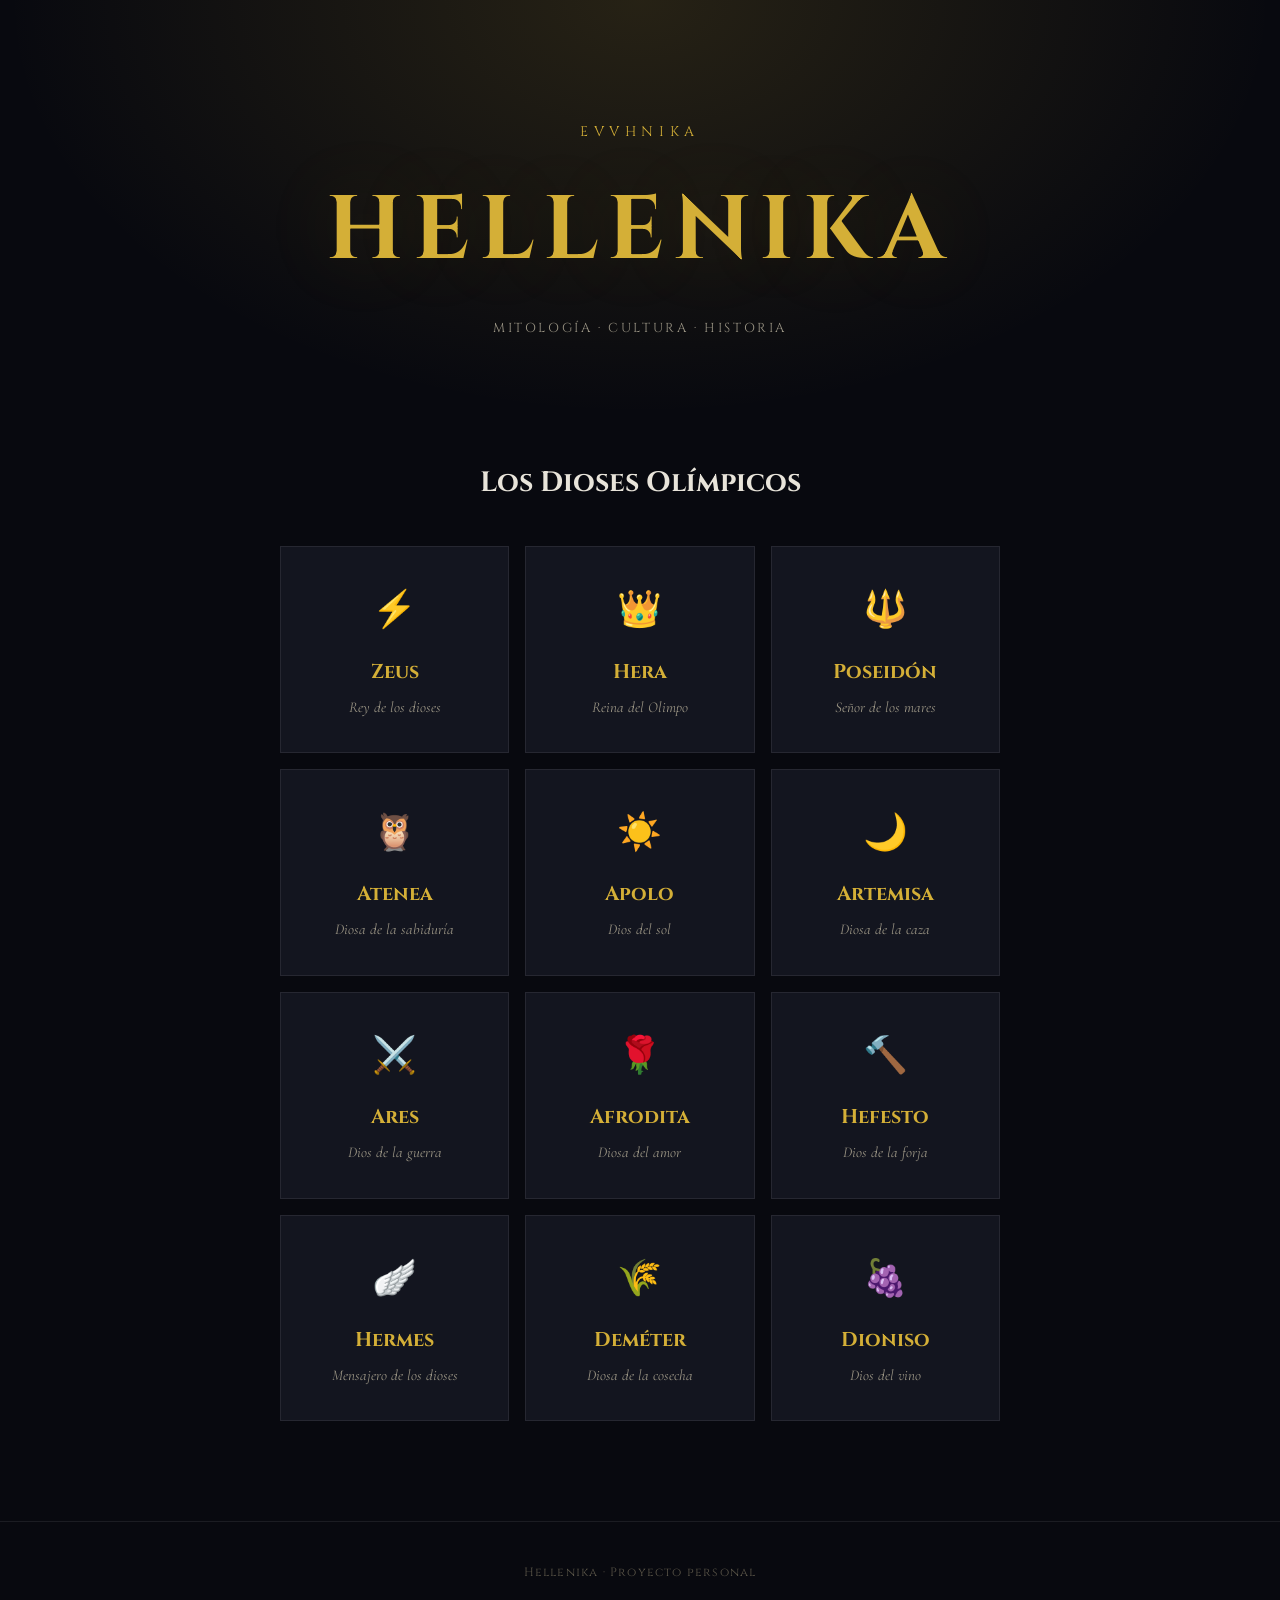
<file: index.html>
<!DOCTYPE html>
<html lang="es" data-theme="zeus">
    <head>
        <meta charset="UTF-8">
        <meta name="viewport" content="width=device-width, initial-scale=1.0">
        <title>Hellenika - Mitología Griega</title>
        <link rel="stylesheet" href="css/styles.css">
    </head>
    <body>
        <header class="hero">
            <p class="hero-pre">EVVHNIKA</p>
            <h1 class="hero-title">HELLENIKA</h1>
            <p class="hero-sub">Mitología · Cultura · Historia</p>
        </header>

        <main>
            <section class="dioses">
                <h2>Los Dioses Olímpicos</h2>
                <div class="grid">

                    <a href="pages/zeus.html" class="card">
                      <span class="card-symbol">⚡</span>
                      <h3>Zeus</h3>
                      <p>Rey de los dioses</p>
                    </a>
                
                    <a href="pages/hera.html" class="card">
                      <span class="card-symbol">👑</span>
                      <h3>Hera</h3>
                      <p>Reina del Olimpo</p>
                    </a>
                
                    <a href="pages/poseidon.html" class="card">
                      <span class="card-symbol">🔱</span>
                      <h3>Poseidón</h3>
                      <p>Señor de los mares</p>
                    </a>
                
                    <a href="pages/atenea.html" class="card">
                      <span class="card-symbol">🦉</span>
                      <h3>Atenea</h3>
                      <p>Diosa de la sabiduría</p>
                    </a>
                
                    <a href="pages/apolo.html" class="card">
                      <span class="card-symbol">☀️</span>
                      <h3>Apolo</h3>
                      <p>Dios del sol</p>
                    </a>
                
                    <a href="pages/artemisa.html" class="card">
                      <span class="card-symbol">🌙</span>
                      <h3>Artemisa</h3>
                      <p>Diosa de la caza</p>
                    </a>
                
                    <a href="pages/ares.html" class="card">
                      <span class="card-symbol">⚔️</span>
                      <h3>Ares</h3>
                      <p>Dios de la guerra</p>
                    </a>
                
                    <a href="pages/afrodita.html" class="card">
                      <span class="card-symbol">🌹</span>
                      <h3>Afrodita</h3>
                      <p>Diosa del amor</p>
                    </a>
                
                    <a href="pages/hefesto.html" class="card">
                      <span class="card-symbol">🔨</span>
                      <h3>Hefesto</h3>
                      <p>Dios de la forja</p>
                    </a>
                
                    <a href="pages/hermes.html" class="card">
                      <span class="card-symbol">🪽</span>
                      <h3>Hermes</h3>
                      <p>Mensajero de los dioses</p>
                    </a>
                
                    <a href="pages/demeter.html" class="card">
                      <span class="card-symbol">🌾</span>
                      <h3>Deméter</h3>
                      <p>Diosa de la cosecha</p>
                    </a>
                
                    <a href="pages/dioniso.html" class="card">
                      <span class="card-symbol">🍇</span>
                      <h3>Dioniso</h3>
                      <p>Dios del vino</p>
                    </a>

                </div>
            </section>
        </main>

        <footer>
            <p>Hellenika · Proyecto personal</p>
        </footer>
    </body>
</html>
</file>
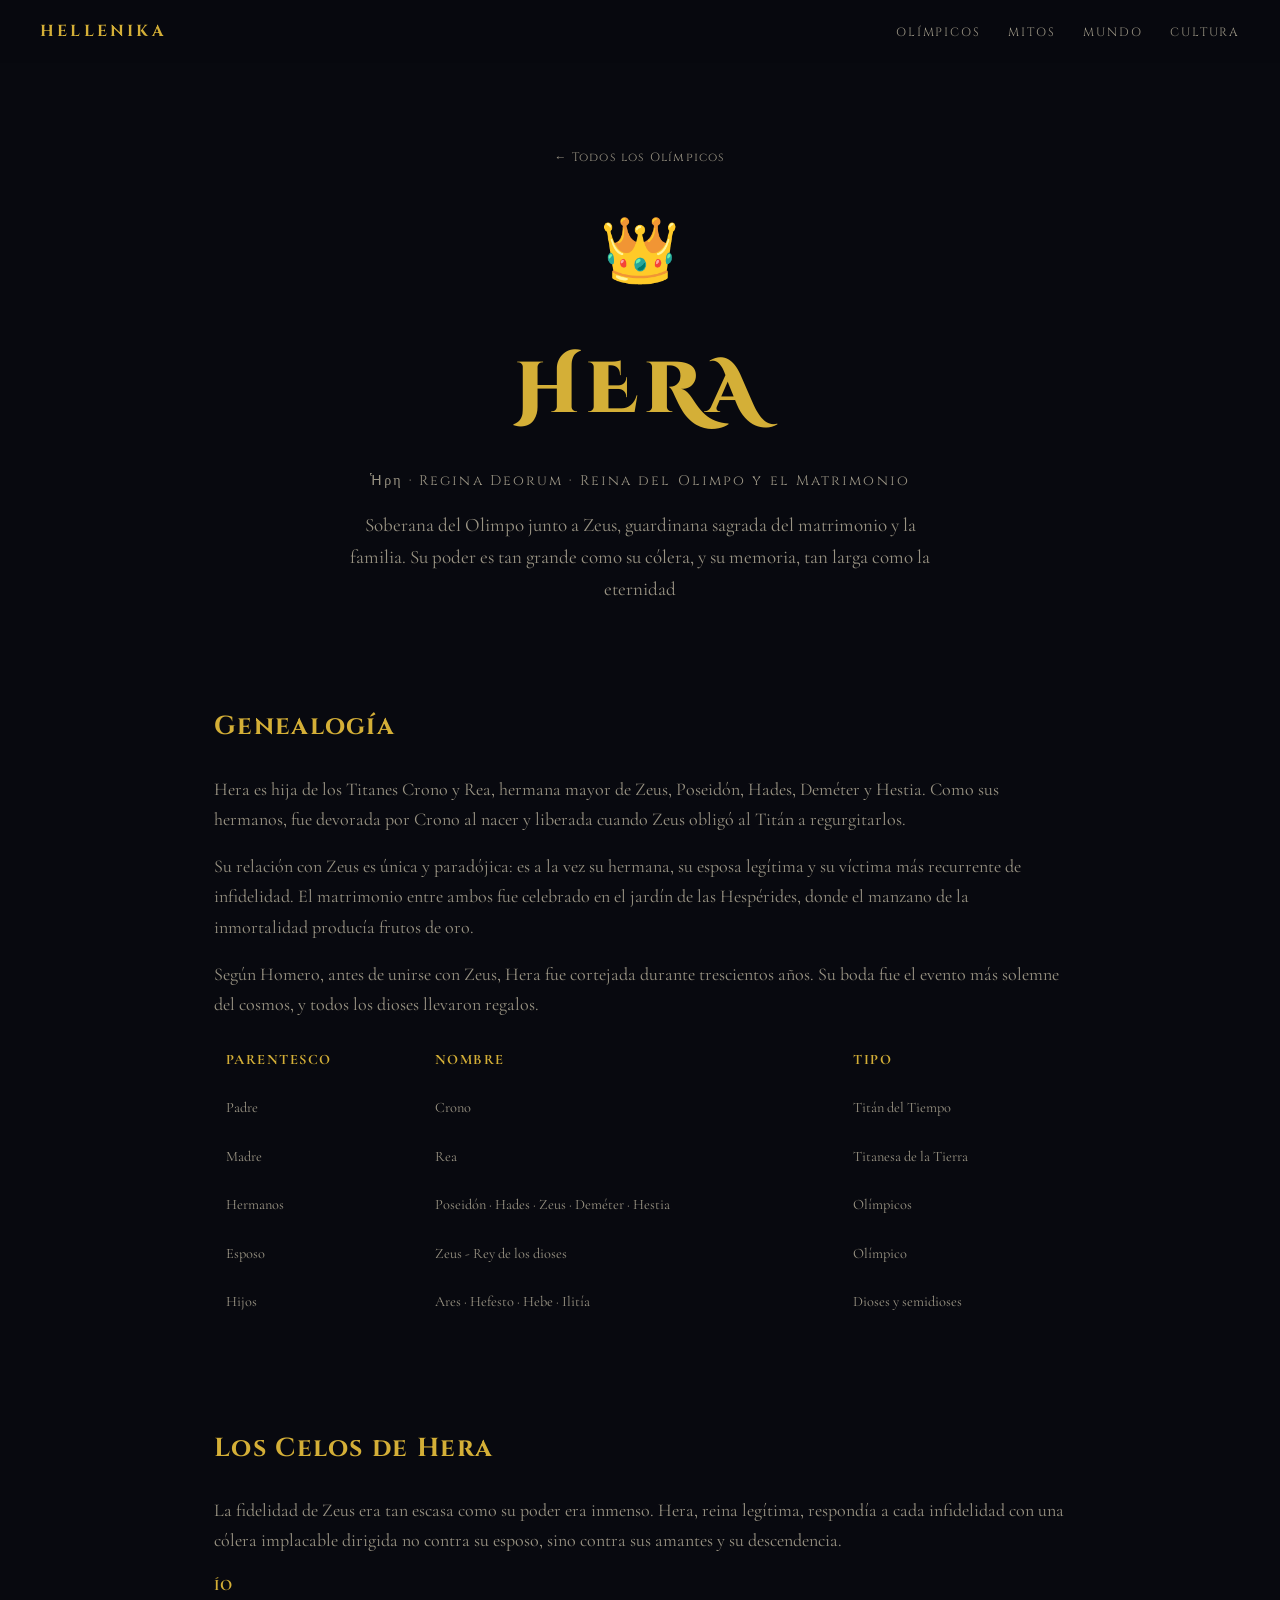
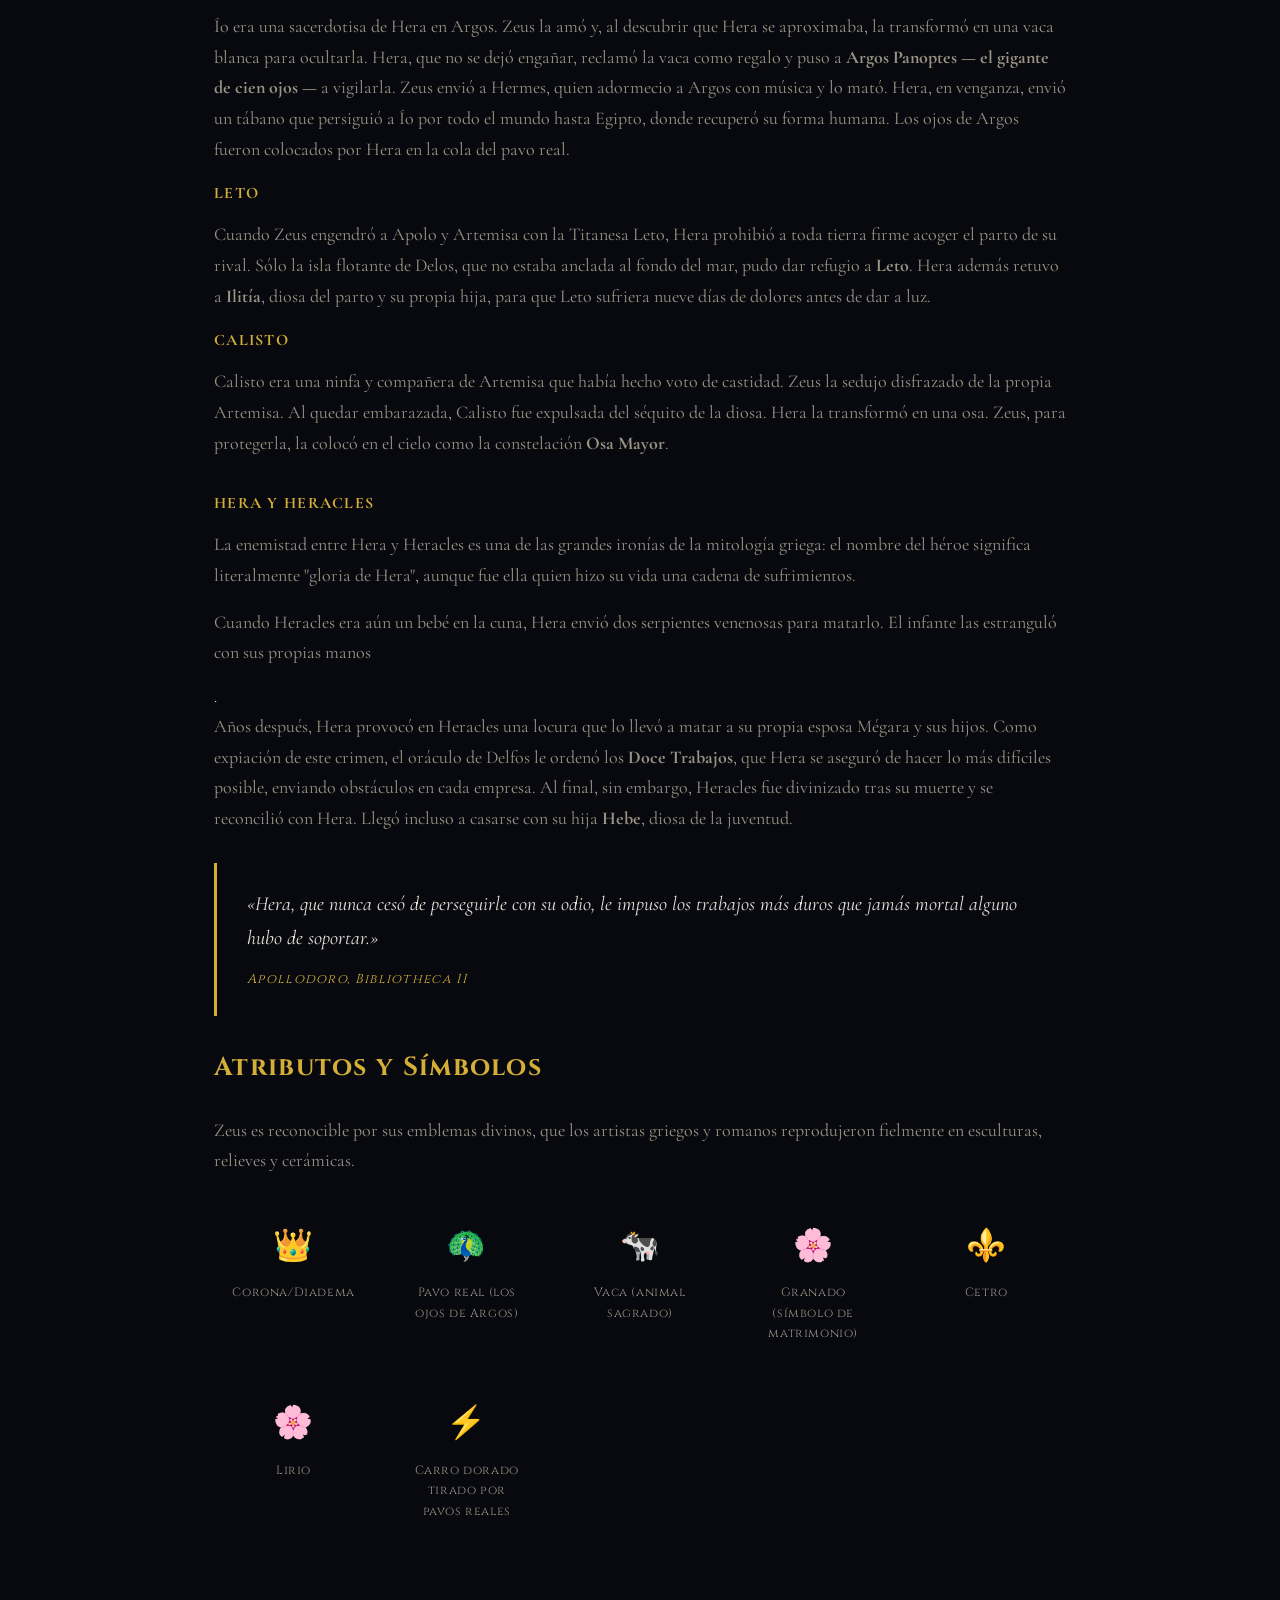
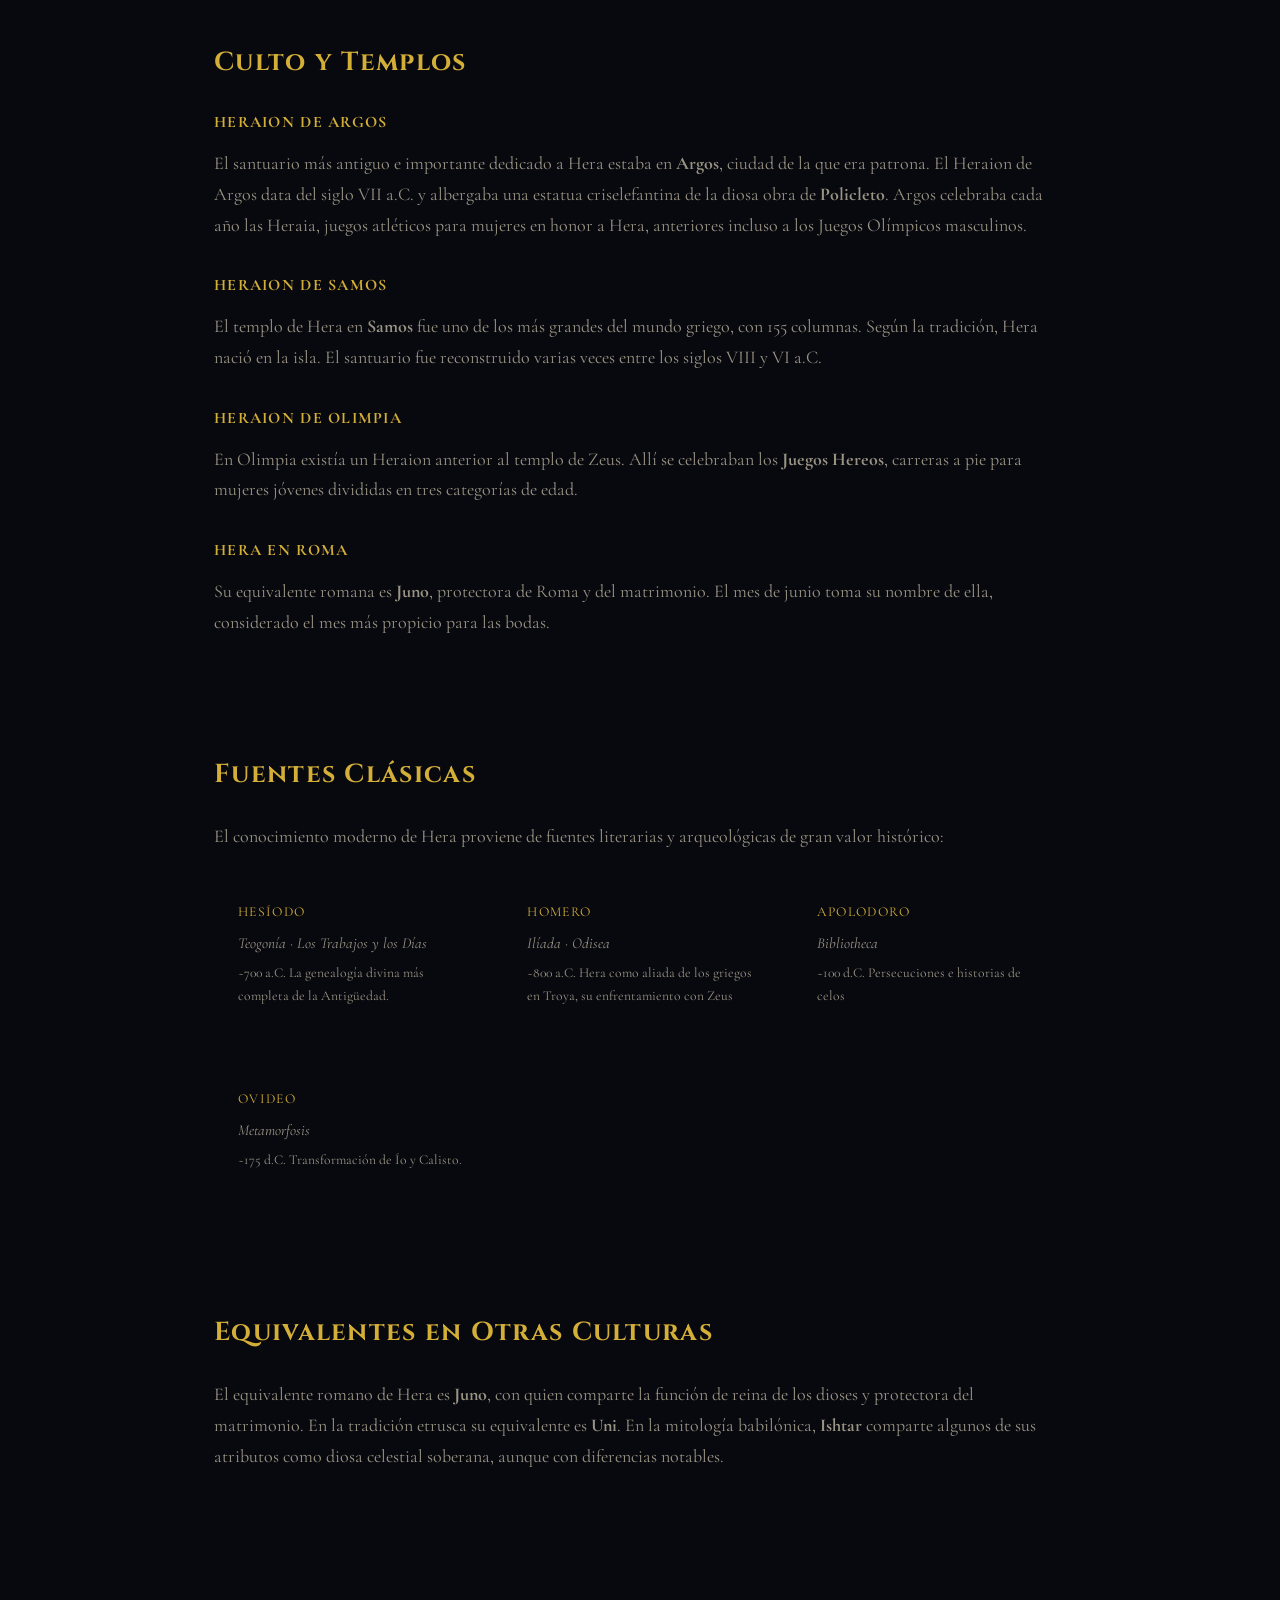
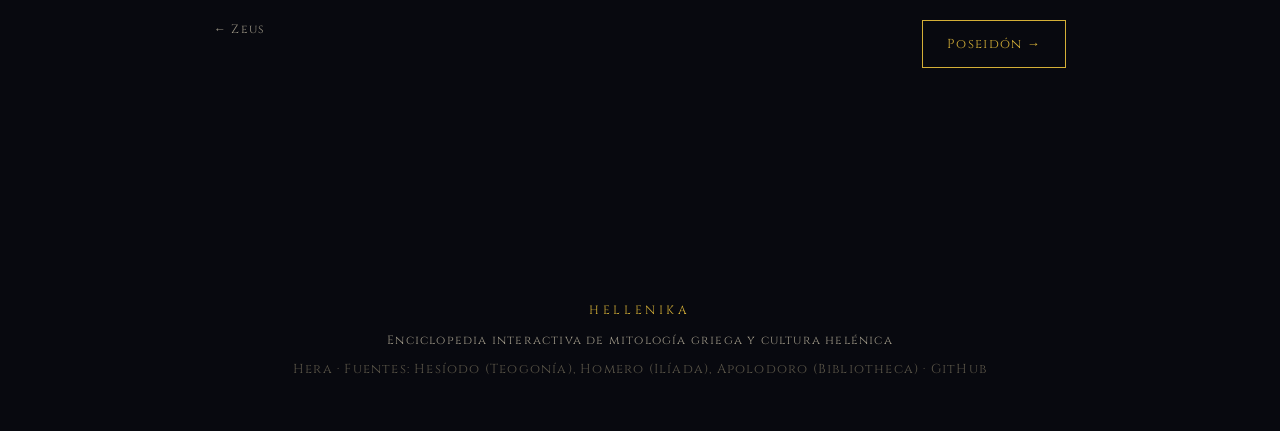
<file: pages/hera.html>
<!DOCTYPE html>
<html lang="es" data-theme="hera">
<head>
  <meta charset="UTF-8">
  <meta name="viewport" content="width=device-width, initial-scale=1.0">
  <title>Hera — HELLENIKA</title>
  <link rel="preconnect" href="https://fonts.googleapis.com">
  <link rel="preconnect" href="https://fonts.gstatic.com" crossorigin>
  <link href="https://fonts.googleapis.com/css2?family=Cinzel+Decorative:wght@400;700;900&family=Cinzel:wght@400;600;700&family=Cormorant+Garamond:ital,wght@0,300;0,400;0,600;1,300;1,400&display=swap" rel="stylesheet">
  <link rel="stylesheet" href="../css/styles.css">
</head>
<body>

  <!-- NAV -->
  <nav class="navbar">
    <a href="../index.html" class="nav-logo">HELLENIKA</a>
    <ul class="nav-links">
      <li><a href="../index.html#olympians">Olímpicos</a></li>
      <li><a href="../index.html#mitos">Mitos</a></li>
      <li><a href="../index.html#mundo">Mundo</a></li>
      <li><a href="../index.html#cultura">Cultura</a></li>
    </ul>
  </nav>

  <!-- HERO DEL DIOS -->
  <section class="god-hero">
    <a href="../index.html#olympians" class="nav-back">← Todos los Olímpicos</a>
    <div style="font-size:4rem; margin-bottom:1.5rem;">👑</div>
    <h1 class="god-hero-title">HERA</h1>
    <p class="god-hero-epithet">Ἡρη · Regina Deorum · Reina del Olimpo y el Matrimonio</p>
    <p class="god-hero-desc">
      Soberana del Olimpo junto a Zeus, guardinana sagrada del matrimonio y la familia. Su poder es tan grande como su cólera, y su memoria, tan larga como la eternidad
    </p>
  </section>

  <!-- CONTENIDO -->
  <main class="god-content">

    <!-- GENEALOGÍA -->
    <div class="god-section">
      <h2 class="god-section-title">Genealogía</h2>
      <div class="god-text">
        <p>Hera es hija de los Titanes Crono y Rea, hermana mayor de Zeus, Poseidón, Hades, Deméter y Hestia. Como sus hermanos, fue devorada por Crono al nacer y liberada cuando Zeus obligó al Titán a regurgitarlos.</p>
        <p>Su relación con Zeus es única y paradójica: es a la vez su hermana, su esposa legítima y su víctima más recurrente de infidelidad. El matrimonio entre ambos fue celebrado en el jardín de las Hespérides, donde el manzano de la inmortalidad producía frutos de oro.</p>
        <p>Según Homero, antes de unirse con Zeus, Hera fue cortejada durante trescientos años. Su boda fue el evento más solemne del cosmos, y todos los dioses llevaron regalos. </p></p>
          <table style="width:100%; border-collapse:collapse; font-family: var(--font-heading); font-size:0.9rem;">
          <thead>
            <tr style="border-bottom:1px solid var(--border);">
              <th style="padding:0.75rem; text-align:left; color:var(--accent); letter-spacing:0.1em; text-transform:uppercase;">Parentesco</th>
              <th style="padding:0.75rem; text-align:left; color:var(--accent); letter-spacing:0.1em; text-transform:uppercase;">Nombre</th>
              <th style="padding:0.75rem; text-align:left; color:var(--accent); letter-spacing:0.1em; text-transform:uppercase;">Tipo</th>
            </tr>
          </thead>
          <tbody style="color:var(--text-secondary);">
            <tr style="border-bottom:1px solid var(--border);">
              <td style="padding:0.75rem;">Padre</td>
              <td style="padding:0.75rem; color:var(--text-primary);">Crono</td>
              <td style="padding:0.75rem;">Titán del Tiempo</td>
            </tr>
            <tr style="border-bottom:1px solid var(--border);">
              <td style="padding:0.75rem;">Madre</td>
              <td style="padding:0.75rem; color:var(--text-primary);">Rea</td>
              <td style="padding:0.75rem;">Titanesa de la Tierra</td>
            </tr>
            <tr style="border-bottom:1px solid var(--border);">
              <td style="padding:0.75rem;">Hermanos</td>
              <td style="padding:0.75rem; color:var(--text-primary);">Poseidón · Hades · Zeus · Deméter · Hestia</td>
              <td style="padding:0.75rem;">Olímpicos</td>
            </tr>
            <tr style="border-bottom:1px solid var(--border);">
              <td style="padding:0.75rem;">Esposo</td>
              <td style="padding:0.75rem; color:var(--text-primary);">Zeus - Rey de los dioses</td>
              <td style="padding:0.75rem;">Olímpico</td>
            </tr>
            <tr>
              <td style="padding:0.75rem;">Hijos</td>
              <td style="padding:0.75rem; color:var(--text-primary);">Ares · Hefesto · Hebe · Ilitía</td>
              <td style="padding:0.75rem;">Dioses y semidioses</td>
            </tr>
          </tbody>
        </table>
      </div>
    </div>

    <!-- MITOS PRINCIPALES -->
    <div class="god-section">
      <h2 class="god-section-title">Los Celos de Hera</h2>

      <div class="god-text">
        <p>La fidelidad de Zeus era tan escasa como su poder era inmenso. Hera, reina legítima, respondía a cada infidelidad con una cólera implacable dirigida no contra su esposo, sino contra sus amantes y su descendencia.</p>
        <h3 style="font-family:var(--font-heading); color:var(--accent); letter-spacing:0.08em; margin-bottom:0.75rem; font-size:1rem; text-transform:uppercase;">Ío</h3>
        <p>Ío era una sacerdotisa de Hera en Argos. Zeus la amó y, al descubrir que Hera se aproximaba, la transformó en una vaca blanca para ocultarla. Hera, que no se dejó engañar, reclamó la vaca como regalo y puso a <strong>Argos Panoptes — el gigante de cien ojos —</strong> a vigilarla. Zeus envió a Hermes, quien adormecio a Argos con música y lo mató. Hera, en venganza, envió un tábano que persiguió a Ío por todo el mundo hasta Egipto, donde recuperó su forma humana. Los ojos de Argos fueron colocados por Hera en la cola del pavo real.</p>
        <h3 style="font-family:var(--font-heading); color:var(--accent); letter-spacing:0.08em; margin-bottom:0.75rem; font-size:1rem; text-transform:uppercase;">Leto</h3>
        <p>Cuando Zeus engendró a Apolo y Artemisa con la Titanesa Leto, Hera prohibió a toda tierra firme acoger el parto de su rival. Sólo la isla flotante de Delos, que no estaba anclada al fondo del mar, pudo dar refugio a <strong>Leto</strong>. Hera además retuvo a <strong>Ilitía</strong>, diosa del parto y su propia hija, para que Leto sufriera nueve días de dolores antes de dar a luz.</p>
        <h3 style="font-family:var(--font-heading); color:var(--accent); letter-spacing:0.08em; margin-bottom:0.75rem; font-size:1rem; text-transform:uppercase;">Calisto</h3>
        <p>Calisto era una ninfa y compañera de Artemisa que había hecho voto de castidad. Zeus la sedujo disfrazado de la propia Artemisa. Al quedar embarazada, Calisto fue expulsada del séquito de la diosa. Hera la transformó en una osa. Zeus, para protegerla, la colocó en el cielo como la constelación <strong>Osa Mayor</strong>.</p>
       </div>
      <div class="god-text">
        <h3 style="font-family:var(--font-heading); color:var(--accent); letter-spacing:0.08em; margin-bottom:0.75rem; margin-top:2rem; font-size:1rem; text-transform:uppercase;">Hera y Heracles</h3>
        <p>La enemistad entre Hera y Heracles es una de las grandes ironías de la mitología griega: el nombre del héroe significa literalmente "gloria de Hera", aunque fue ella quien hizo su vida una cadena de sufrimientos.</p>
        <p>Cuando Heracles era aún un bebé en la cuna, Hera envió dos serpientes venenosas para matarlo. El infante las estranguló con sus propias manos</p>.
        <p>Años después, Hera provocó en Heracles una locura que lo llevó a matar a su propia esposa Mégara y sus hijos. Como expiación de este crimen, el oráculo de Delfos le ordenó los <strong>Doce Trabajos</strong>, que Hera se aseguró de hacer lo más difíciles posible, enviando obstáculos en cada empresa. Al final, sin embargo, Heracles fue divinizado tras su muerte y se reconcilió con Hera. Llegó incluso a casarse con su hija <strong>Hebe</strong>, diosa de la juventud.</p>

        <div class="quote-block">
        <blockquote>«Hera, que nunca cesó de perseguirle con su odio, le impuso los trabajos más duros que jamás mortal alguno hubo de soportar.»</blockquote>
        <cite>Apollodoro, Bibliotheca II</cite>
    </div>

    <!-- ATRIBUTOS Y SÍMBOLOS -->
    <div class="god-section">
      <h2 class="god-section-title">Atributos y Símbolos</h2>
      <p class="god-text" style="margin-bottom:1.5rem;">Zeus es reconocible por sus emblemas divinos, que los artistas griegos y romanos reprodujeron fielmente en esculturas, relieves y cerámicas.</p>

      <div class="attributes-grid">
        <div class="attribute-item">
          <span>👑</span>
          <span>Corona/Diadema</span>
        </div>
        <div class="attribute-item">
          <span>🦚</span>
          <span>Pavo real (los ojos de Argos)</span>
        </div>
        <div class="attribute-item">
          <span>🐄</span>
          <span>Vaca (animal sagrado)</span>
        </div>
        <div class="attribute-item">
          <span>🌸</span>
          <span>Granado (símbolo de matrimonio)</span>
        </div>
        <div class="attribute-item">
          <span>⚜️</span>
          <span>Cetro</span>
        </div>
        <div class="attribute-item">
          <span>🌸</span>
          <span>Lirio</span>
        </div>
        <div class="attribute-item">
          <span>⚡</span>
          <span>Carro dorado tirado por pavos reales</span>
        </div>
      </div>
    </div>

    <!-- CULTO Y TEMPLOS -->
    <div class="god-section">
      <h2 class="god-section-title">Culto y Templos</h2>

      <div class="god-text">
        <h3 style="font-family:var(--font-heading); color:var(--accent); letter-spacing:0.08em; margin-bottom:0.75rem; font-size:1rem; text-transform:uppercase;">Heraion de Argos</h3>
        <p>El santuario más antiguo e importante dedicado a Hera estaba en <strong>Argos</strong>, ciudad de la que era patrona. El Heraion de Argos data del siglo VII a.C. y albergaba una estatua criselefantina de la diosa obra de <strong>Policleto</strong>. Argos celebraba cada año las Heraia, juegos atléticos para mujeres en honor a Hera, anteriores incluso a los Juegos Olímpicos masculinos.</p>
        <h3 style="font-family:var(--font-heading); color:var(--accent); letter-spacing:0.08em; margin-bottom:0.75rem; margin-top:2rem; font-size:1rem; text-transform:uppercase;">Heraion de Samos</h3>
        <p>El templo de Hera en <strong>Samos</strong> fue uno de los más grandes del mundo griego, con 155 columnas. Según la tradición, Hera nació en la isla. El santuario fue reconstruido varias veces entre los siglos VIII y VI a.C.</p>
        <h3 style="font-family:var(--font-heading); color:var(--accent); letter-spacing:0.08em; margin-bottom:0.75rem; margin-top:2rem; font-size:1rem; text-transform:uppercase;">Heraion de Olimpia</h3>
        <p>En Olimpia existía un Heraion anterior al templo de Zeus. Allí se celebraban los <strong>Juegos Hereos</strong>, carreras a pie para mujeres jóvenes divididas en tres categorías de edad.</p>
        <h3 style="font-family:var(--font-heading); color:var(--accent); letter-spacing:0.08em; margin-bottom:0.75rem; margin-top:2rem; font-size:1rem; text-transform:uppercase;"> Hera en Roma</h3>
        <p>Su equivalente romana es <strong>Juno</strong>, protectora de Roma y del matrimonio. El mes de junio toma su nombre de ella, considerado el mes más propicio para las bodas.</p>
        </div>
    </div>

    <!-- FUENTES CLÁSICAS -->
    <div class="god-section">
      <h2 class="god-section-title">Fuentes Clásicas</h2>
      <div class="god-text">
        <p>El conocimiento moderno de Hera proviene de fuentes literarias y arqueológicas de gran valor histórico:</p>
      </div>
      <div style="display:grid; grid-template-columns: repeat(auto-fill, minmax(250px,1fr)); gap:1rem; margin-top:1.5rem;">
        <div style="padding:1.5rem; background:var(--bg-card); border:1px solid var(--border);">
          <p style="font-family:var(--font-heading); color:var(--accent); letter-spacing:0.1em; font-size:0.85rem; text-transform:uppercase; margin-bottom:0.5rem;">Hesíodo</p>
          <p style="font-size:0.95rem; color:var(--text-secondary); font-style:italic; margin-bottom:0.25rem;">Teogonía · Los Trabajos y los Días</p>
          <p style="font-size:0.85rem; color:var(--text-secondary);">~700 a.C. La genealogía divina más completa de la Antigüedad.</p>
        </div>
        <div style="padding:1.5rem; background:var(--bg-card); border:1px solid var(--border);">
          <p style="font-family:var(--font-heading); color:var(--accent); letter-spacing:0.1em; font-size:0.85rem; text-transform:uppercase; margin-bottom:0.5rem;">Homero</p>
          <p style="font-size:0.95rem; color:var(--text-secondary); font-style:italic; margin-bottom:0.25rem;">Ilíada · Odisea</p>
          <p style="font-size:0.85rem; color:var(--text-secondary);">~800 a.C. Hera como aliada de los griegos en Troya, su enfrentamiento con Zeus</p>
        </div>
        <div style="padding:1.5rem; background:var(--bg-card); border:1px solid var(--border);">
          <p style="font-family:var(--font-heading); color:var(--accent); letter-spacing:0.1em; font-size:0.85rem; text-transform:uppercase; margin-bottom:0.5rem;">Apolodoro</p>
          <p style="font-size:0.95rem; color:var(--text-secondary); font-style:italic; margin-bottom:0.25rem;">Bibliotheca</p>
          <p style="font-size:0.85rem; color:var(--text-secondary);">~100 d.C. Persecuciones e historias de celos</p>
        </div>
        <div style="padding:1.5rem; background:var(--bg-card); border:1px solid var(--border);">
          <p style="font-family:var(--font-heading); color:var(--accent); letter-spacing:0.1em; font-size:0.85rem; text-transform:uppercase; margin-bottom:0.5rem;">Ovideo</p>
          <p style="font-size:0.95rem; color:var(--text-secondary); font-style:italic; margin-bottom:0.25rem;">Metamorfosis</p>
          <p style="font-size:0.85rem; color:var(--text-secondary);">~175 d.C. Transformación de Ío y Calisto.</p>
        </div>
      </div>
    </div>

    <!-- EQUIVALENTES -->
    <div class="god-section">
      <h2 class="god-section-title">Equivalentes en Otras Culturas</h2>
      <div class="god-text">
        <p>El equivalente romano de Hera es <strong>Juno</strong>, con quien comparte la función de reina de los dioses y protectora del matrimonio. En la tradición etrusca su equivalente es <strong>Uni</strong>. En la mitología babilónica, <strong>Ishtar</strong> comparte algunos de sus atributos como diosa celestial soberana, aunque con diferencias notables.</p>
      </div>
    </div>

    <!-- NAVEGACIÓN ENTRE DIOSES -->
    <div style="display:flex; justify-content:space-between; align-items:center; padding-top:2rem; flex-wrap:wrap; gap:1rem;">
      <a href="zeus.html" class="nav-back">← Zeus</a>
      <a href="poseidon.html" class="btn-secondary" style="display:inline-block;">Poseidón →</a>
    </div>

  </main>

  <!-- FOOTER -->
  <footer class="footer">
    <p class="footer-logo">HELLENIKA</p>
    <p class="footer-sub">Enciclopedia interactiva de mitología griega y cultura helénica</p>
    <p class="footer-credits">Hera · Fuentes: Hesíodo (Teogonía), Homero (Ilíada), Apolodoro (Bibliotheca) · <a href="https://github.com" target="_blank">GitHub</a></p>
  </footer>

</body>
</html>
</file>
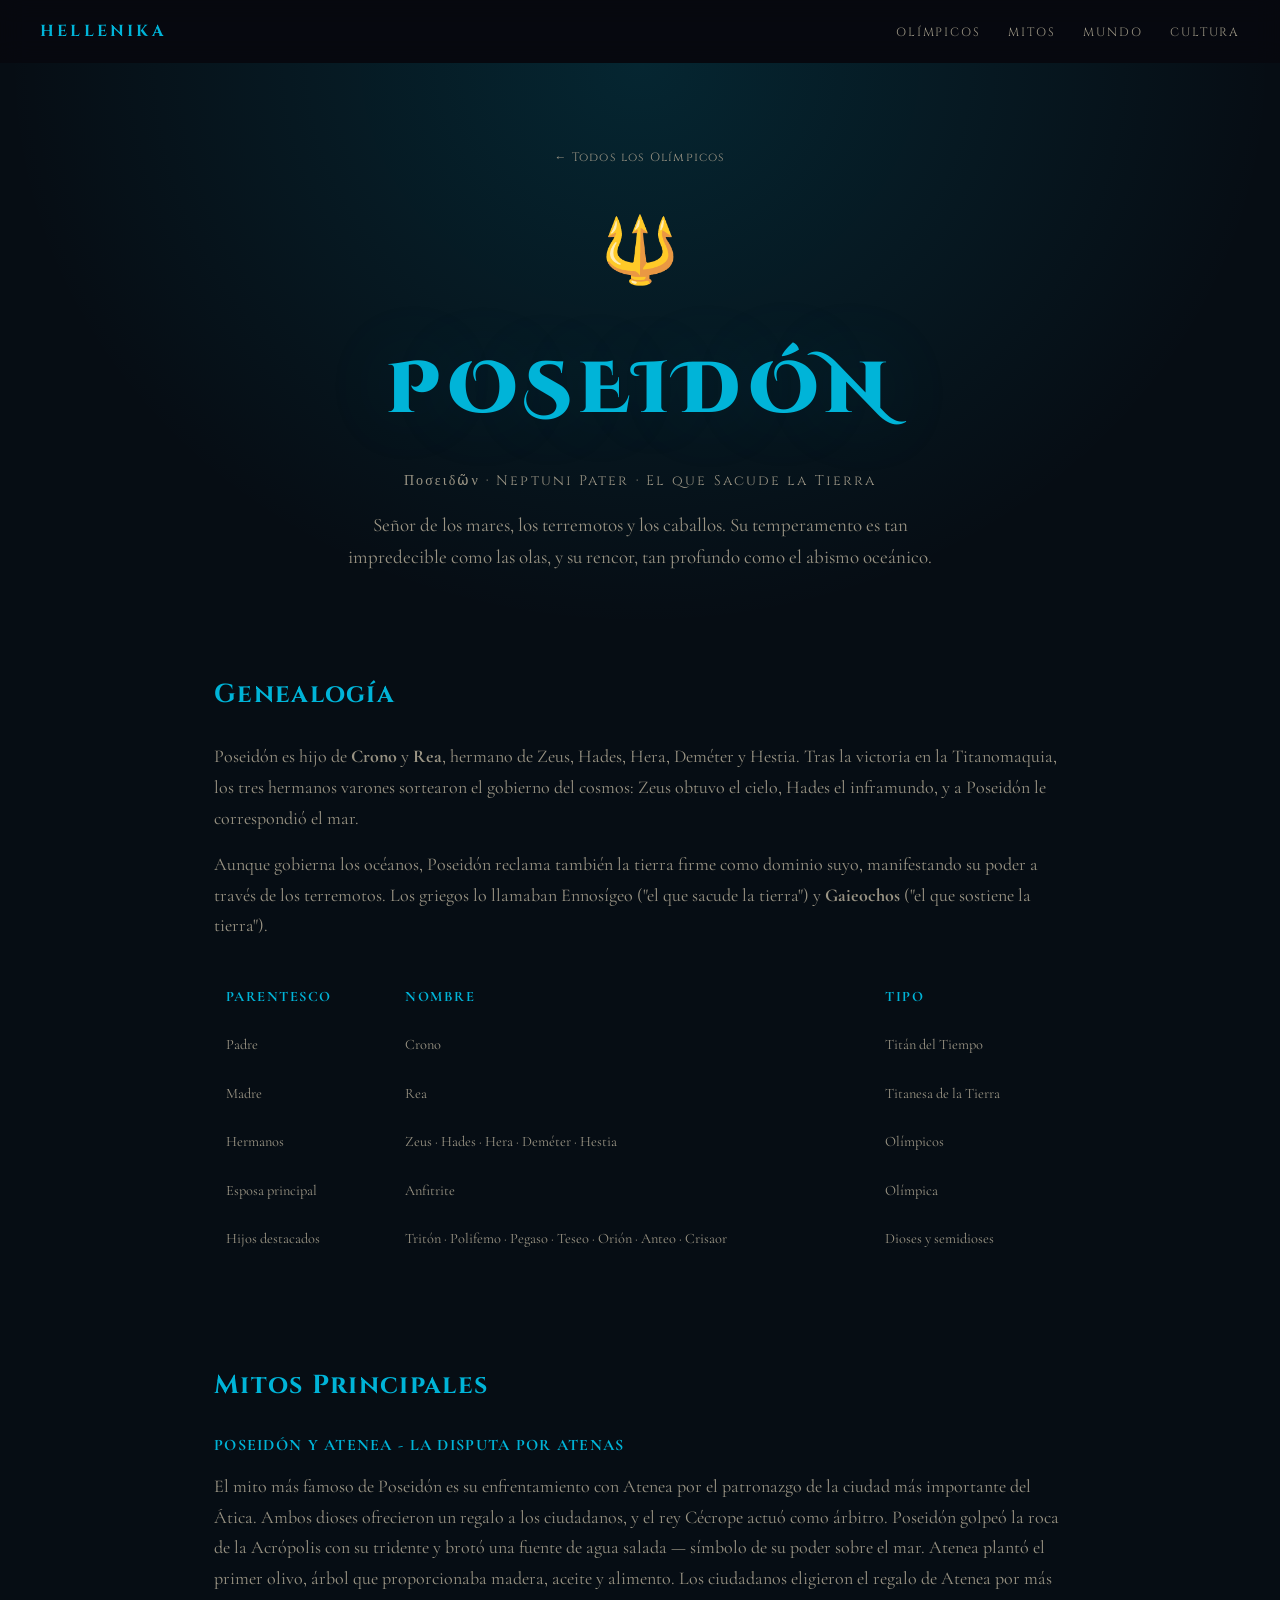
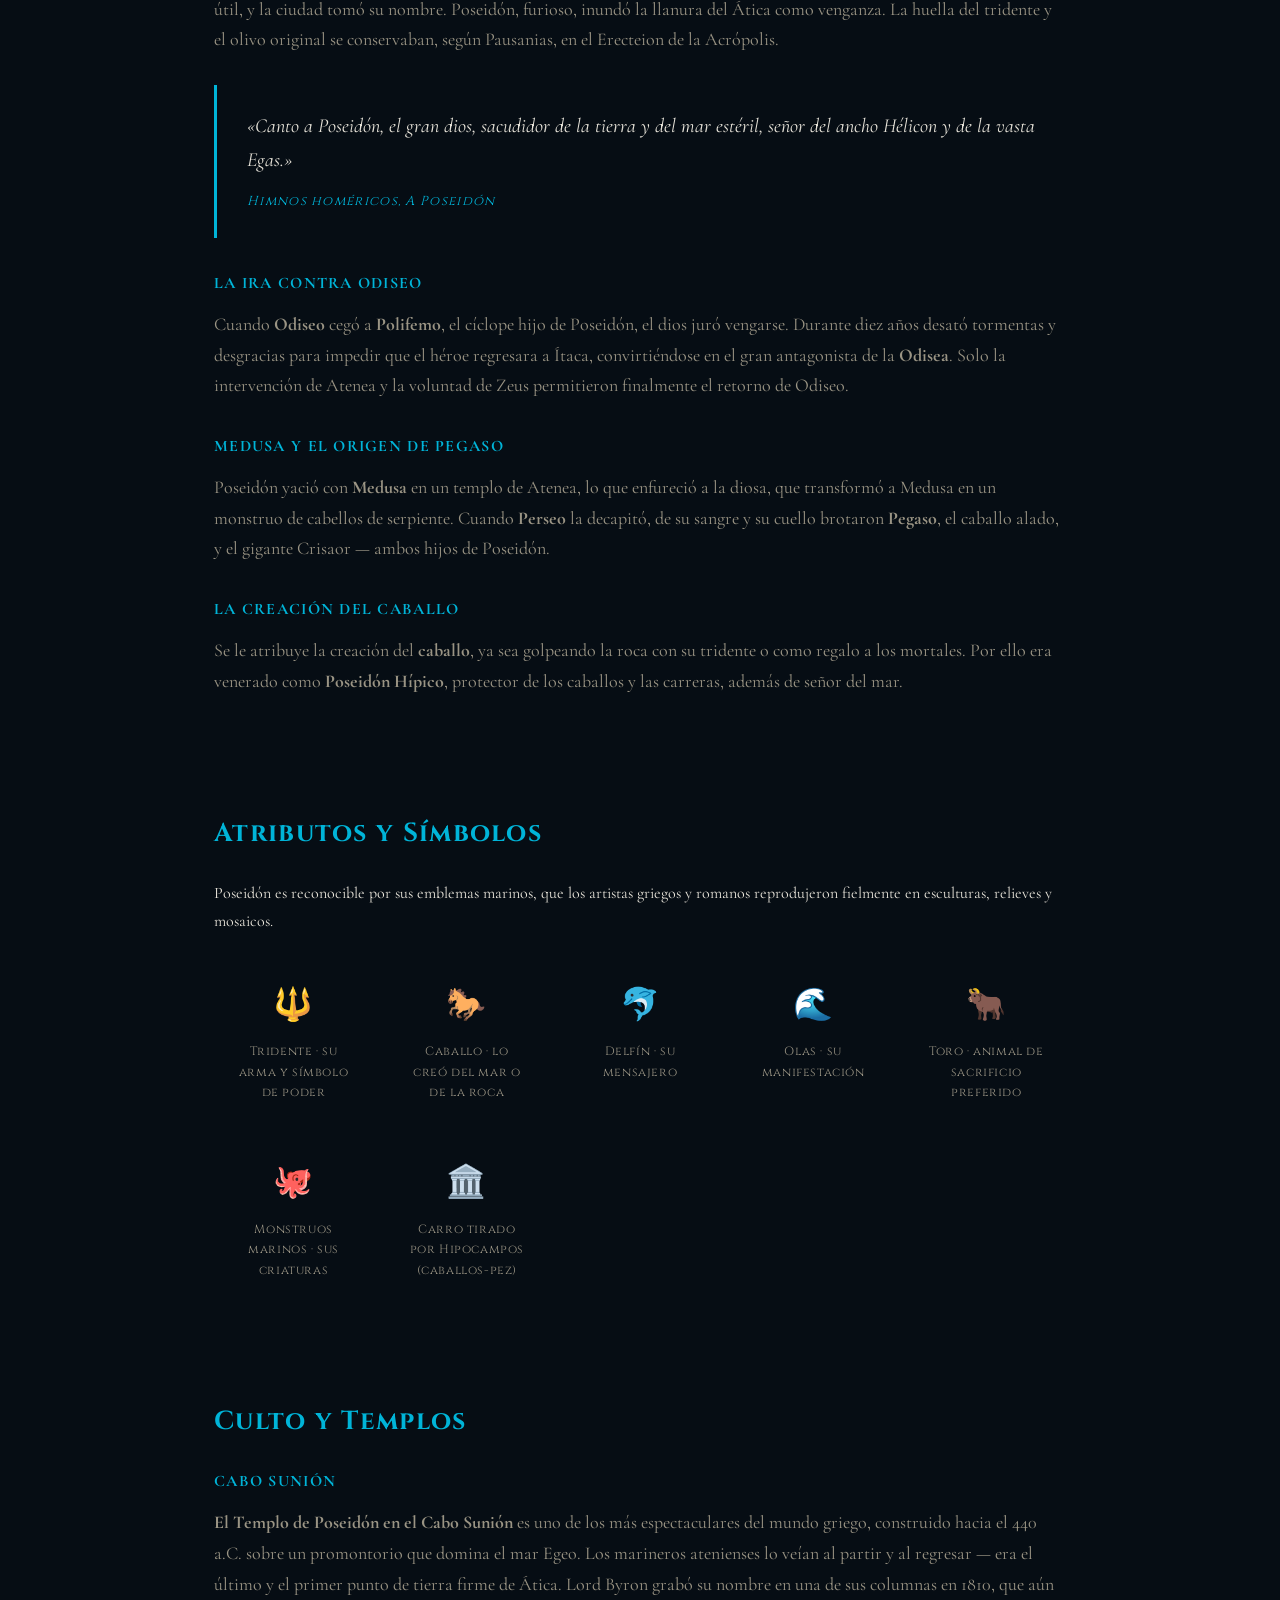
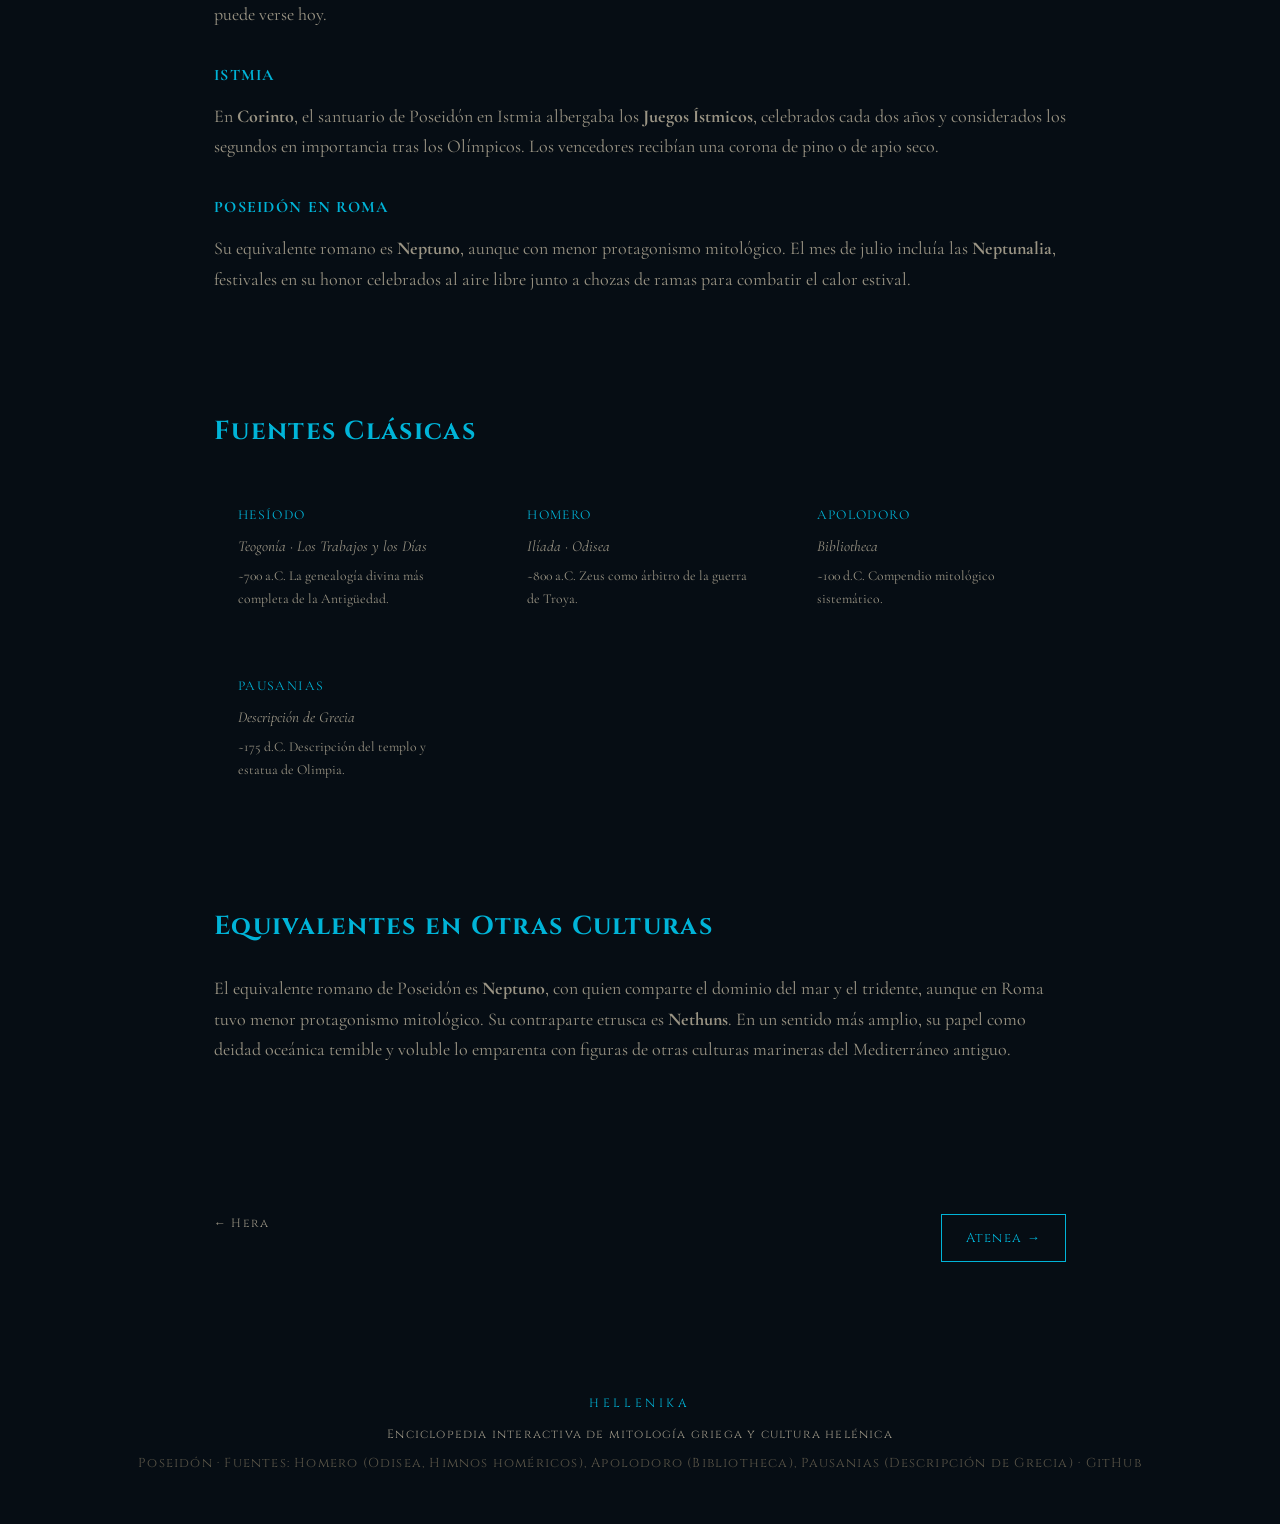
<file: pages/poseidon.html>
<!DOCTYPE html>
<html lang="es" data-theme="poseidon">
<head>
  <meta charset="UTF-8">
  <meta name="viewport" content="width=device-width, initial-scale=1.0">
  <title>Poseidón — HELLENIKA</title>
  <link rel="preconnect" href="https://fonts.googleapis.com">
  <link rel="preconnect" href="https://fonts.gstatic.com" crossorigin>
  <link href="https://fonts.googleapis.com/css2?family=Cinzel+Decorative:wght@400;700;900&family=Cinzel:wght@400;600;700&family=Cormorant+Garamond:ital,wght@0,300;0,400;0,600;1,300;1,400&display=swap" rel="stylesheet">
  <link rel="stylesheet" href="../css/styles.css">
</head>
<body>

  <!-- NAV -->
  <nav class="navbar">
    <a href="../index.html" class="nav-logo">HELLENIKA</a>
    <ul class="nav-links">
      <li><a href="../index.html#olympians">Olímpicos</a></li>
      <li><a href="../index.html#mitos">Mitos</a></li>
      <li><a href="../index.html#mundo">Mundo</a></li>
      <li><a href="../index.html#cultura">Cultura</a></li>
    </ul>
  </nav>

  <!-- HERO DEL DIOS -->
  <section class="god-hero">
    <a href="../index.html#olympians" class="nav-back">← Todos los Olímpicos</a>
    <div style="font-size:4rem; margin-bottom:1.5rem;">🔱</div>
    <h1 class="god-hero-title">POSEIDÓN</h1>
    <p class="god-hero-epithet">Ποσειδῶν · Neptuni Pater · El que Sacude la Tierra</p>
    <p class="god-hero-desc">
      Señor de los mares, los terremotos y los caballos. Su temperamento es tan impredecible como las olas, y su rencor, tan profundo como el abismo oceánico.
    </p>
  </section>

  <!-- CONTENIDO -->
  <main class="god-content">

    <!-- GENEALOGÍA -->
    <div class="god-section">
      <h2 class="god-section-title">Genealogía</h2>
      <div class="god-text">
        <p>Poseidón es hijo de <strong>Crono</strong> y <strong>Rea</strong>, hermano de Zeus, Hades, Hera, Deméter y Hestia. Tras la victoria en la Titanomaquia, los tres hermanos varones sortearon el gobierno del cosmos: Zeus obtuvo el cielo, Hades el inframundo, y a Poseidón le correspondió el mar.</p>
        <p>Aunque gobierna los océanos, Poseidón reclama también la tierra firme como dominio suyo, manifestando su poder a través de los terremotos. Los griegos lo llamaban Ennosígeo ("el que sacude la tierra") y <strong>Gaieochos</strong> ("el que sostiene la tierra").</p>
        </div>

      <div style="margin-top:2rem;">
        <table style="width:100%; border-collapse:collapse; font-family: var(--font-heading); font-size:0.9rem;">
          <thead>
            <tr style="border-bottom:1px solid var(--border);">
              <th style="padding:0.75rem; text-align:left; color:var(--accent); letter-spacing:0.1em; text-transform:uppercase;">Parentesco</th>
              <th style="padding:0.75rem; text-align:left; color:var(--accent); letter-spacing:0.1em; text-transform:uppercase;">Nombre</th>
              <th style="padding:0.75rem; text-align:left; color:var(--accent); letter-spacing:0.1em; text-transform:uppercase;">Tipo</th>
            </tr>
          </thead>
          <tbody style="color:var(--text-secondary);">
            <tr style="border-bottom:1px solid var(--border);">
              <td style="padding:0.75rem;">Padre</td>
              <td style="padding:0.75rem; color:var(--text-primary);">Crono</td>
              <td style="padding:0.75rem;">Titán del Tiempo</td>
            </tr>
            <tr style="border-bottom:1px solid var(--border);">
              <td style="padding:0.75rem;">Madre</td>
              <td style="padding:0.75rem; color:var(--text-primary);">Rea</td>
              <td style="padding:0.75rem;">Titanesa de la Tierra</td>
            </tr>
            <tr style="border-bottom:1px solid var(--border);">
              <td style="padding:0.75rem;">Hermanos</td>
              <td style="padding:0.75rem; color:var(--text-primary);">Zeus · Hades · Hera · Deméter · Hestia</td>
              <td style="padding:0.75rem;">Olímpicos</td>
            </tr>
            <tr style="border-bottom:1px solid var(--border);">
              <td style="padding:0.75rem;">Esposa principal</td>
              <td style="padding:0.75rem; color:var(--text-primary);">Anfitrite</td>
              <td style="padding:0.75rem;">Olímpica</td>
            </tr>
            <tr>
              <td style="padding:0.75rem;">Hijos destacados</td>
              <td style="padding:0.75rem; color:var(--text-primary);">Tritón · Polifemo · Pegaso · Teseo · Orión · Anteo · Crisaor</td>
              <td style="padding:0.75rem;">Dioses y semidioses</td>
            </tr>
          </tbody>
        </table>
      </div>
    </div>

    <!-- MITOS PRINCIPALES -->
    <div class="god-section">
      <h2 class="god-section-title">Mitos Principales</h2>

      <div class="god-text">
        <h3 style="font-family:var(--font-heading); color:var(--accent); letter-spacing:0.08em; margin-bottom:0.75rem; font-size:1rem; text-transform:uppercase;">Poseidón y Atenea - La disputa por Atenas</h3>
        <p>El mito más famoso de Poseidón es su enfrentamiento con Atenea por el patronazgo de la ciudad más importante del Ática. Ambos dioses ofrecieron un regalo a los ciudadanos, y el rey Cécrope actuó como árbitro. Poseidón golpeó la roca de la Acrópolis con su tridente y brotó una fuente de agua salada — símbolo de su poder sobre el mar. Atenea plantó el primer olivo, árbol que proporcionaba madera, aceite y alimento. Los ciudadanos eligieron el regalo de Atenea por más útil, y la ciudad tomó su nombre. Poseidón, furioso, inundó la llanura del Ática como venganza. La huella del tridente y el olivo original se conservaban, según Pausanias, en el Erecteion de la Acrópolis.</p>
      </div>

      <div class="quote-block">
        <blockquote>«Canto a Poseidón, el gran dios, sacudidor de la tierra y del mar estéril, señor del ancho Hélicon y de la vasta Egas.»</blockquote>
        <cite>Himnos homéricos, A Poseidón</cite>
      </div>
      <div class="god-text">
        <h3 style="font-family:var(--font-heading); color:var(--accent); letter-spacing:0.08em; margin-bottom:0.75rem; margin-top:2rem; font-size:1rem; text-transform:uppercase;">La ira contra Odiseo</h3>
        <p>Cuando <strong>Odiseo</strong> cegó a <strong>Polifemo</strong>, el cíclope hijo de Poseidón, el dios juró vengarse. Durante diez años desató tormentas y desgracias para impedir que el héroe regresara a Ítaca, convirtiéndose en el gran antagonista de la <strong>Odisea</strong>. Solo la intervención de Atenea y la voluntad de Zeus permitieron finalmente el retorno de Odiseo.</p>

        <h3 style="font-family:var(--font-heading); color:var(--accent); letter-spacing:0.08em; margin-bottom:0.75rem; margin-top:2rem; font-size:1rem; text-transform:uppercase;">Medusa y el origen de Pegaso</h3>
        <p>Poseidón yació con <strong>Medusa</strong> en un templo de Atenea, lo que enfureció a la diosa, que transformó a Medusa en un monstruo de cabellos de serpiente. Cuando <strong>Perseo</strong> la decapitó, de su sangre y su cuello brotaron <strong>Pegaso</strong>, el caballo alado, y el gigante Crisaor — ambos hijos de Poseidón.</p>

        <h3 style="font-family:var(--font-heading); color:var(--accent); letter-spacing:0.08em; margin-bottom:0.75rem; margin-top:2rem; font-size:1rem; text-transform:uppercase;">La creación del caballo</h3>
        <p>Se le atribuye la creación del <strong>caballo</strong>, ya sea golpeando la roca con su tridente o como regalo a los mortales. Por ello era venerado como <strong>Poseidón Hípico</strong>, protector de los caballos y las carreras, además de señor del mar.</p>
      </div>
    </div>

    <!-- ATRIBUTOS Y SÍMBOLOS -->
    <div class="god-section">
      <h2 class="god-section-title">Atributos y Símbolos</h2>
      <p class="god-text" style="margin-bottom:1.5rem;">Poseidón es reconocible por sus emblemas marinos, que los artistas griegos y romanos reprodujeron fielmente en esculturas, relieves y mosaicos.</p>
      <div class="attributes-grid">
        <div class="attribute-item">
          <span>🔱</span>
          <span>Tridente · su arma y símbolo de poder</span>
        </div>
        <div class="attribute-item">
          <span>🐎</span>
          <span>Caballo · lo creó del mar o de la roca</span>
        </div>
        <div class="attribute-item">
          <span>🐬</span>
          <span>Delfín · su mensajero</span>
        </div>
        <div class="attribute-item">
          <span>🌊</span>
          <span>Olas · su manifestación</span>
        </div>
        <div class="attribute-item">
          <span>🐂</span>
          <span>Toro · animal de sacrificio preferido</span>
        </div>
        <div class="attribute-item">
          <span>🐙</span>
          <span>Monstruos marinos · sus criaturas</span>
        </div>
        <div class="attribute-item">
          <span>🏛️</span>
          <span>Carro tirado por Hipocampos (caballos-pez)</span>
        </div>
      </div>
    </div>

    <!-- CULTO Y TEMPLOS -->
    <div class="god-section">
      <h2 class="god-section-title">Culto y Templos</h2>

      <div class="god-text">
        <h3 style="font-family:var(--font-heading); color:var(--accent); letter-spacing:0.08em; margin-bottom:0.75rem; font-size:1rem; text-transform:uppercase;">Cabo Sunión</h3>
        <p><strong>El Templo de Poseidón en el Cabo Sunión</strong> es uno de los más espectaculares del mundo griego, construido hacia el 440 a.C. sobre un promontorio que domina el mar Egeo. Los marineros atenienses lo veían al partir y al regresar — era el último y el primer punto de tierra firme de Ática. Lord Byron grabó su nombre en una de sus columnas en 1810, que aún puede verse hoy.
        <h3 style="font-family:var(--font-heading); color:var(--accent); letter-spacing:0.08em; margin-bottom:0.75rem; margin-top:2rem; font-size:1rem; text-transform:uppercase;">Istmia</h3>
        <p>En <strong>Corinto</strong>, el santuario de Poseidón en Istmia albergaba los <strong>Juegos Ístmicos</strong>, celebrados cada dos años y considerados los segundos en importancia tras los Olímpicos. Los vencedores recibían una corona de pino o de apio seco.</p>

        <h3 style="font-family:var(--font-heading); color:var(--accent); letter-spacing:0.08em; margin-bottom:0.75rem; margin-top:2rem; font-size:1rem; text-transform:uppercase;">Poseidón en Roma</h3>
        <p>Su equivalente romano es <strong>Neptuno</strong>, aunque con menor protagonismo mitológico. El mes de julio incluía las <strong>Neptunalia</strong>, festivales en su honor celebrados al aire libre junto a chozas de ramas para combatir el calor estival.</p>
      </div>
    </div>

    <!-- FUENTES CLÁSICAS -->
    <div class="god-section">
      <h2 class="god-section-title">Fuentes Clásicas</h2>

      <div style="display:grid; grid-template-columns: repeat(auto-fill, minmax(250px,1fr)); gap:1rem; margin-top:1.5rem;">
        <div style="padding:1.5rem; background:var(--bg-card); border:1px solid var(--border);">
          <p style="font-family:var(--font-heading); color:var(--accent); letter-spacing:0.1em; font-size:0.85rem; text-transform:uppercase; margin-bottom:0.5rem;">Hesíodo</p>
          <p style="font-size:0.95rem; color:var(--text-secondary); font-style:italic; margin-bottom:0.25rem;">Teogonía · Los Trabajos y los Días</p>
          <p style="font-size:0.85rem; color:var(--text-secondary);">~700 a.C. La genealogía divina más completa de la Antigüedad.</p>
        </div>
        <div style="padding:1.5rem; background:var(--bg-card); border:1px solid var(--border);">
          <p style="font-family:var(--font-heading); color:var(--accent); letter-spacing:0.1em; font-size:0.85rem; text-transform:uppercase; margin-bottom:0.5rem;">Homero</p>
          <p style="font-size:0.95rem; color:var(--text-secondary); font-style:italic; margin-bottom:0.25rem;">Ilíada · Odisea</p>
          <p style="font-size:0.85rem; color:var(--text-secondary);">~800 a.C. Zeus como árbitro de la guerra de Troya.</p>
        </div>
        <div style="padding:1.5rem; background:var(--bg-card); border:1px solid var(--border);">
          <p style="font-family:var(--font-heading); color:var(--accent); letter-spacing:0.1em; font-size:0.85rem; text-transform:uppercase; margin-bottom:0.5rem;">Apolodoro</p>
          <p style="font-size:0.95rem; color:var(--text-secondary); font-style:italic; margin-bottom:0.25rem;">Bibliotheca</p>
          <p style="font-size:0.85rem; color:var(--text-secondary);">~100 d.C. Compendio mitológico sistemático.</p>
        </div>
        <div style="padding:1.5rem; background:var(--bg-card); border:1px solid var(--border);">
          <p style="font-family:var(--font-heading); color:var(--accent); letter-spacing:0.1em; font-size:0.85rem; text-transform:uppercase; margin-bottom:0.5rem;">Pausanias</p>
          <p style="font-size:0.95rem; color:var(--text-secondary); font-style:italic; margin-bottom:0.25rem;">Descripción de Grecia</p>
          <p style="font-size:0.85rem; color:var(--text-secondary);">~175 d.C. Descripción del templo y estatua de Olimpia.</p>
        </div>
      </div>
    </div>

    <!-- EQUIVALENTES -->
    <div class="god-section">
      <h2 class="god-section-title">Equivalentes en Otras Culturas</h2>
      <div class="god-text">
        <p>El equivalente romano de Poseidón es <strong>Neptuno</strong>, con quien comparte el dominio del mar y el tridente, aunque en Roma tuvo menor protagonismo mitológico. Su contraparte etrusca es <strong>Nethuns</strong>. En un sentido más amplio, su papel como deidad oceánica temible y voluble lo emparenta con figuras de otras culturas marineras del Mediterráneo antiguo.</p>
      </div>
    </div>

    <!-- NAVEGACIÓN ENTRE DIOSES -->
    <div style="display:flex; justify-content:space-between; align-items:center; padding-top:2rem; flex-wrap:wrap; gap:1rem;">
      <a href="hera.html" class="nav-back">← Hera</a>
      <a href="atenea.html" class="btn-secondary" style="display:inline-block;">Atenea →</a>
    </div>

  </main>

  <!-- FOOTER -->
  <footer class="footer">
    <p class="footer-logo">HELLENIKA</p>
    <p class="footer-sub">Enciclopedia interactiva de mitología griega y cultura helénica</p>
    <p class="footer-credits">Poseidón · Fuentes: Homero (Odisea, Himnos homéricos), Apolodoro (Bibliotheca), Pausanias (Descripción de Grecia) · <a href="https://github.com/alejandrowork-l1f3/hellenika" target="_blank">GitHub</a></p>
  </footer>

</body>
</html>
</file>
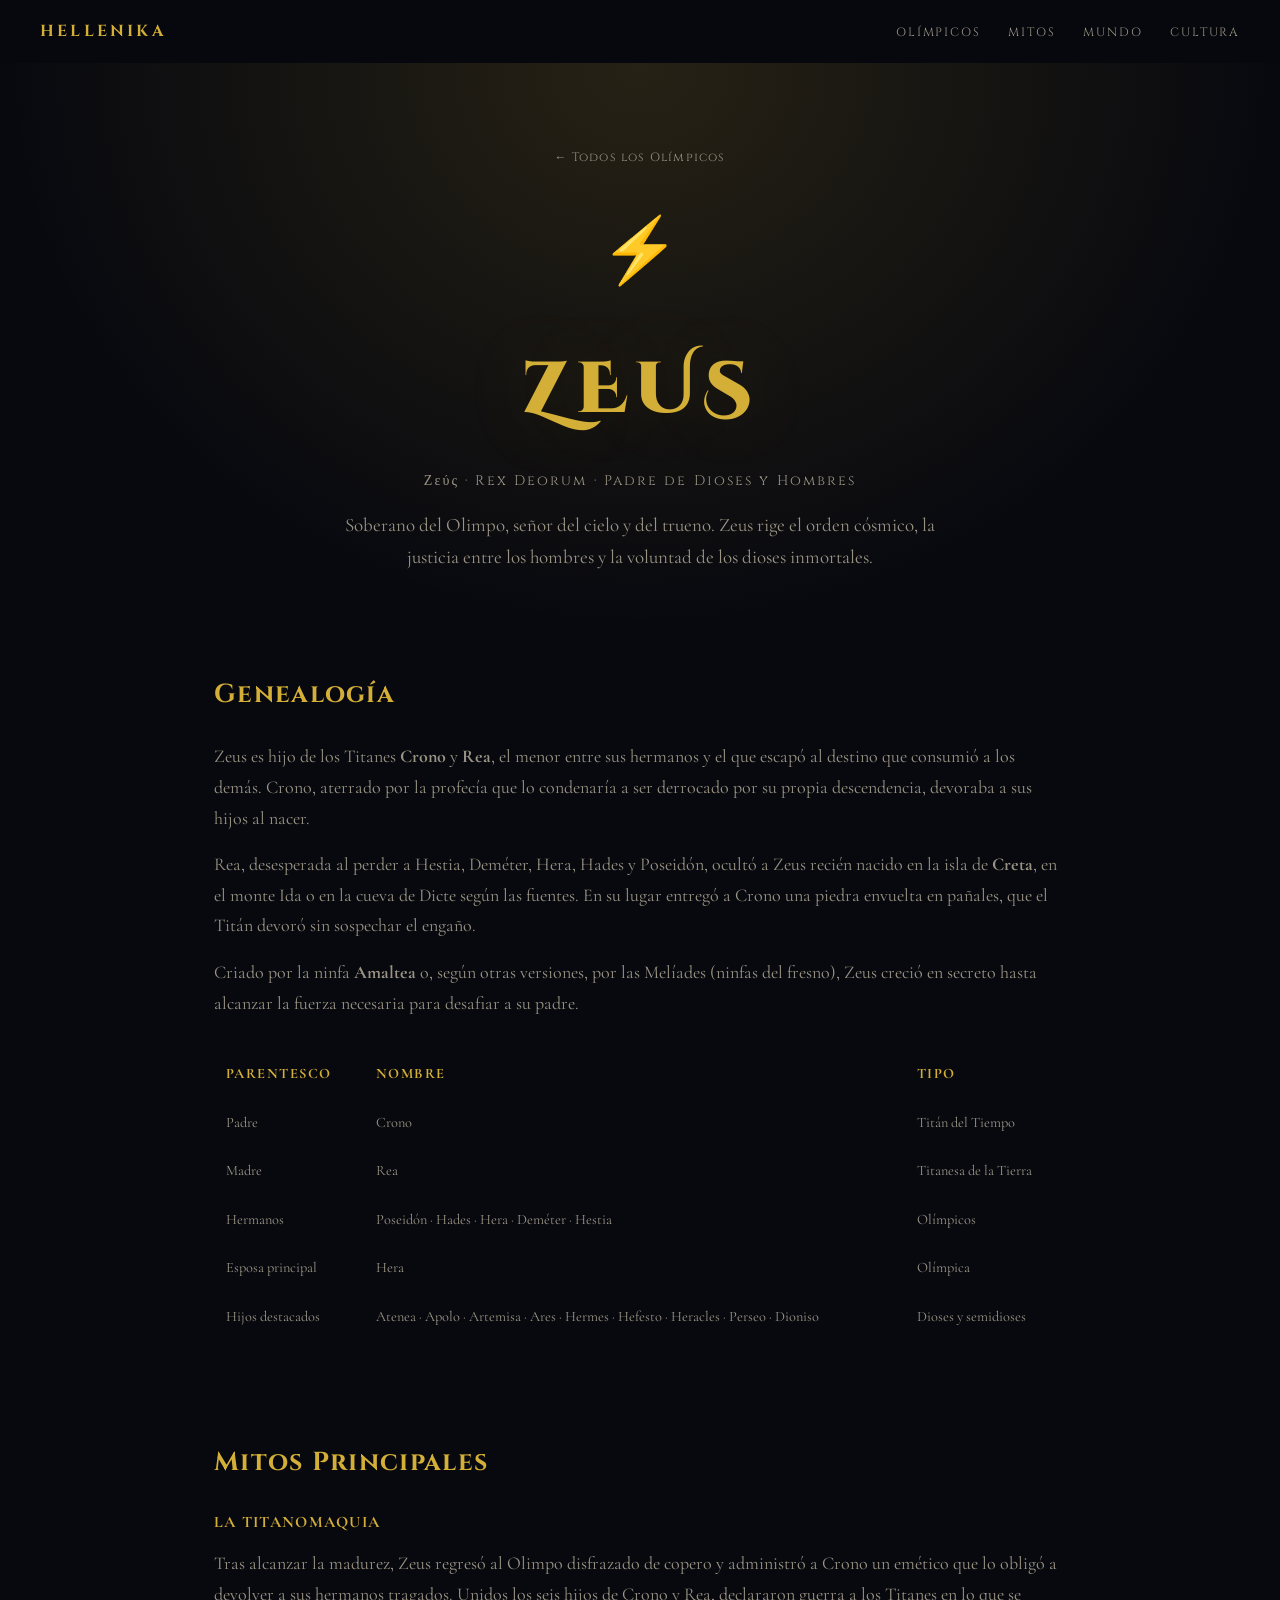
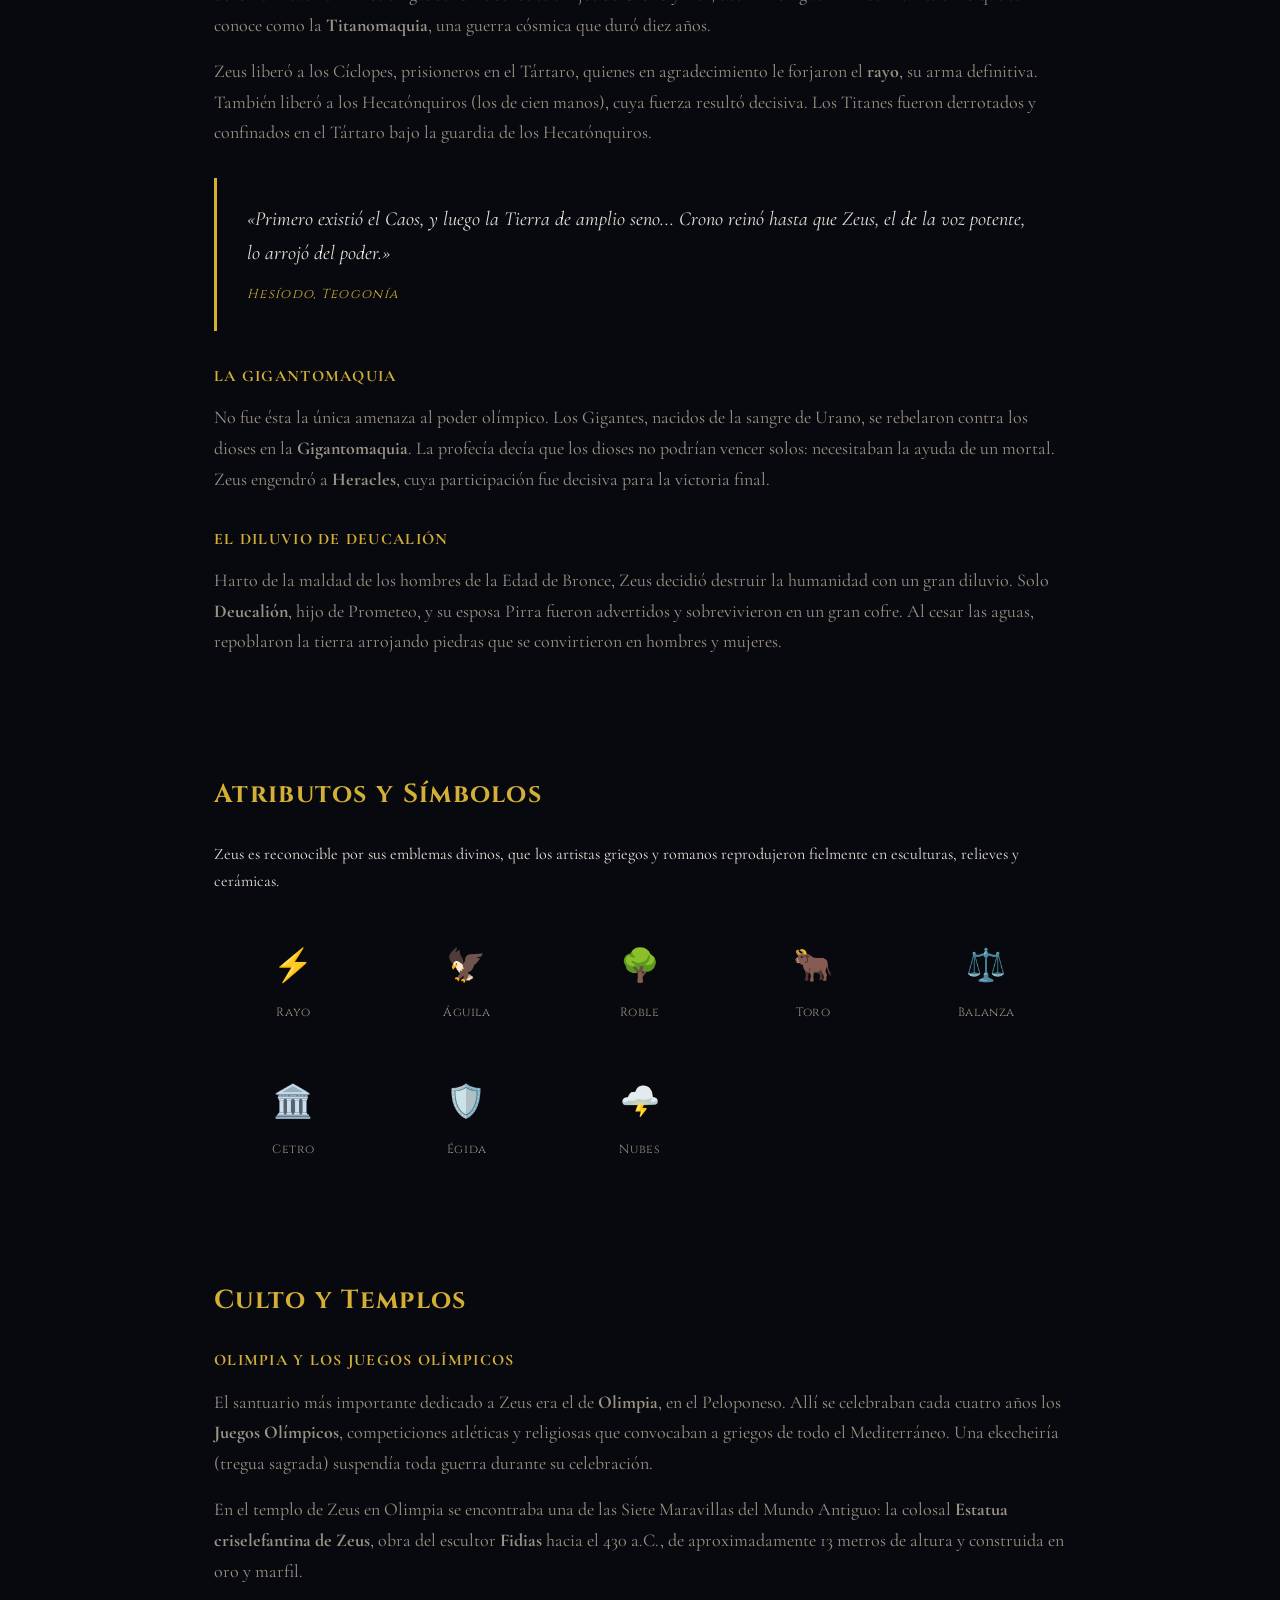
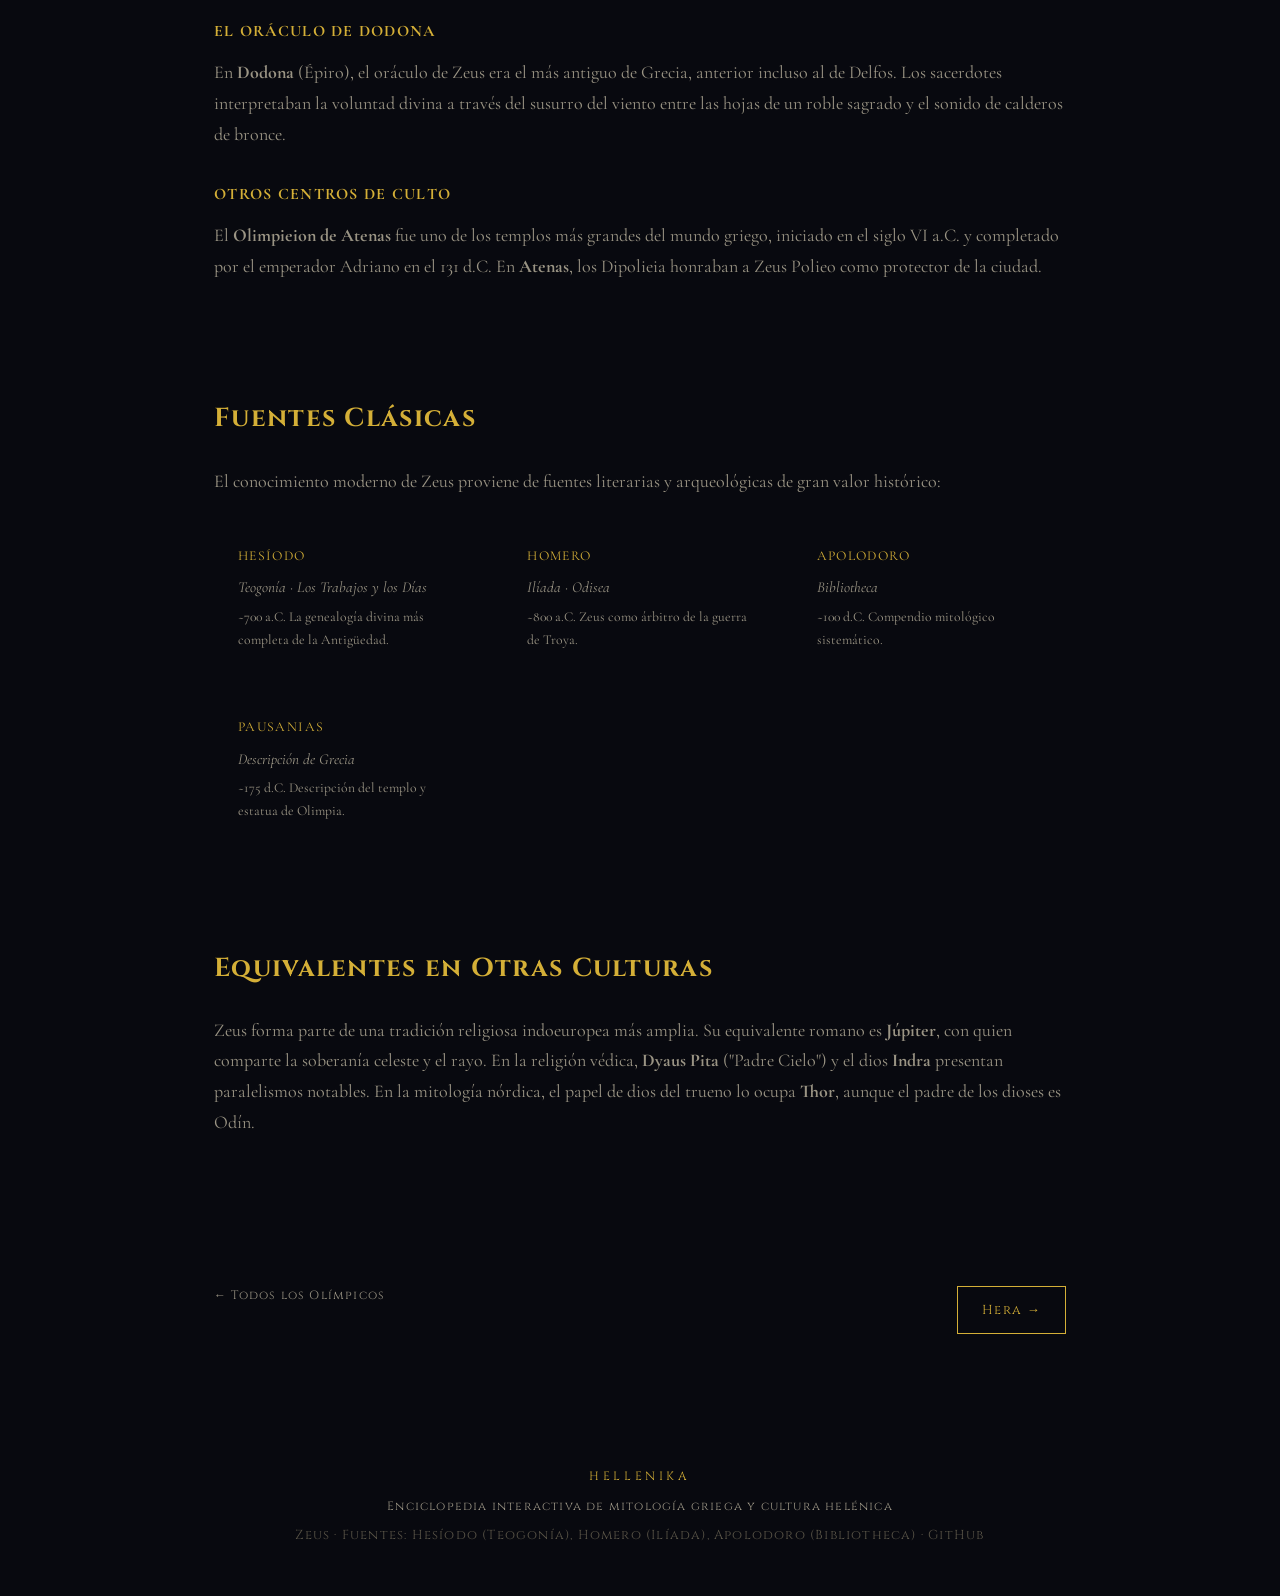
<file: pages/zeus.html>
<!DOCTYPE html>
<html lang="es" data-theme="zeus">
<head>
  <meta charset="UTF-8">
  <meta name="viewport" content="width=device-width, initial-scale=1.0">
  <title>Zeus — HELLENIKA</title>
  <link rel="preconnect" href="https://fonts.googleapis.com">
  <link rel="preconnect" href="https://fonts.gstatic.com" crossorigin>
  <link href="https://fonts.googleapis.com/css2?family=Cinzel+Decorative:wght@400;700;900&family=Cinzel:wght@400;600;700&family=Cormorant+Garamond:ital,wght@0,300;0,400;0,600;1,300;1,400&display=swap" rel="stylesheet">
  <link rel="stylesheet" href="../css/styles.css">
</head>
<body>

  <!-- NAV -->
  <nav class="navbar">
    <a href="../index.html" class="nav-logo">HELLENIKA</a>
    <ul class="nav-links">
      <li><a href="../index.html#olympians">Olímpicos</a></li>
      <li><a href="../index.html#mitos">Mitos</a></li>
      <li><a href="../index.html#mundo">Mundo</a></li>
      <li><a href="../index.html#cultura">Cultura</a></li>
    </ul>
  </nav>

  <!-- HERO DEL DIOS -->
  <section class="god-hero">
    <a href="../index.html#olympians" class="nav-back">← Todos los Olímpicos</a>
    <div style="font-size:4rem; margin-bottom:1.5rem;">⚡</div>
    <h1 class="god-hero-title">ZEUS</h1>
    <p class="god-hero-epithet">Ζεύς · Rex Deorum · Padre de Dioses y Hombres</p>
    <p class="god-hero-desc">
      Soberano del Olimpo, señor del cielo y del trueno. Zeus rige el orden cósmico, 
      la justicia entre los hombres y la voluntad de los dioses inmortales.
    </p>
  </section>

  <!-- CONTENIDO -->
  <main class="god-content">

    <!-- GENEALOGÍA -->
    <div class="god-section">
      <h2 class="god-section-title">Genealogía</h2>
      <div class="god-text">
        <p>Zeus es hijo de los Titanes <strong>Crono</strong> y <strong>Rea</strong>, el menor entre sus hermanos y el que escapó al destino que consumió a los demás. Crono, aterrado por la profecía que lo condenaría a ser derrocado por su propia descendencia, devoraba a sus hijos al nacer.</p>
        <p>Rea, desesperada al perder a Hestia, Deméter, Hera, Hades y Poseidón, ocultó a Zeus recién nacido en la isla de <strong>Creta</strong>, en el monte Ida o en la cueva de Dicte según las fuentes. En su lugar entregó a Crono una piedra envuelta en pañales, que el Titán devoró sin sospechar el engaño.</p>
        <p>Criado por la ninfa <strong>Amaltea</strong> o, según otras versiones, por las Melíades (ninfas del fresno), Zeus creció en secreto hasta alcanzar la fuerza necesaria para desafiar a su padre.</p>
      </div>

      <div style="margin-top:2rem;">
        <table style="width:100%; border-collapse:collapse; font-family: var(--font-heading); font-size:0.9rem;">
          <thead>
            <tr style="border-bottom:1px solid var(--border);">
              <th style="padding:0.75rem; text-align:left; color:var(--accent); letter-spacing:0.1em; text-transform:uppercase;">Parentesco</th>
              <th style="padding:0.75rem; text-align:left; color:var(--accent); letter-spacing:0.1em; text-transform:uppercase;">Nombre</th>
              <th style="padding:0.75rem; text-align:left; color:var(--accent); letter-spacing:0.1em; text-transform:uppercase;">Tipo</th>
            </tr>
          </thead>
          <tbody style="color:var(--text-secondary);">
            <tr style="border-bottom:1px solid var(--border);">
              <td style="padding:0.75rem;">Padre</td>
              <td style="padding:0.75rem; color:var(--text-primary);">Crono</td>
              <td style="padding:0.75rem;">Titán del Tiempo</td>
            </tr>
            <tr style="border-bottom:1px solid var(--border);">
              <td style="padding:0.75rem;">Madre</td>
              <td style="padding:0.75rem; color:var(--text-primary);">Rea</td>
              <td style="padding:0.75rem;">Titanesa de la Tierra</td>
            </tr>
            <tr style="border-bottom:1px solid var(--border);">
              <td style="padding:0.75rem;">Hermanos</td>
              <td style="padding:0.75rem; color:var(--text-primary);">Poseidón · Hades · Hera · Deméter · Hestia</td>
              <td style="padding:0.75rem;">Olímpicos</td>
            </tr>
            <tr style="border-bottom:1px solid var(--border);">
              <td style="padding:0.75rem;">Esposa principal</td>
              <td style="padding:0.75rem; color:var(--text-primary);">Hera</td>
              <td style="padding:0.75rem;">Olímpica</td>
            </tr>
            <tr>
              <td style="padding:0.75rem;">Hijos destacados</td>
              <td style="padding:0.75rem; color:var(--text-primary);">Atenea · Apolo · Artemisa · Ares · Hermes · Hefesto · Heracles · Perseo · Dioniso</td>
              <td style="padding:0.75rem;">Dioses y semidioses</td>
            </tr>
          </tbody>
        </table>
      </div>
    </div>

    <!-- MITOS PRINCIPALES -->
    <div class="god-section">
      <h2 class="god-section-title">Mitos Principales</h2>

      <div class="god-text">
        <h3 style="font-family:var(--font-heading); color:var(--accent); letter-spacing:0.08em; margin-bottom:0.75rem; font-size:1rem; text-transform:uppercase;">La Titanomaquia</h3>
        <p>Tras alcanzar la madurez, Zeus regresó al Olimpo disfrazado de copero y administró a Crono un emético que lo obligó a devolver a sus hermanos tragados. Unidos los seis hijos de Crono y Rea, declararon guerra a los Titanes en lo que se conoce como la <strong>Titanomaquia</strong>, una guerra cósmica que duró diez años.</p>
        <p>Zeus liberó a los Cíclopes, prisioneros en el Tártaro, quienes en agradecimiento le forjaron el <strong>rayo</strong>, su arma definitiva. También liberó a los Hecatónquiros (los de cien manos), cuya fuerza resultó decisiva. Los Titanes fueron derrotados y confinados en el Tártaro bajo la guardia de los Hecatónquiros.</p>
      </div>

      <div class="quote-block">
        <blockquote>«Primero existió el Caos, y luego la Tierra de amplio seno... Crono reinó hasta que Zeus, el de la voz potente, lo arrojó del poder.»</blockquote>
        <cite>Hesíodo, Teogonía</cite>
      </div>

      <div class="god-text">
        <h3 style="font-family:var(--font-heading); color:var(--accent); letter-spacing:0.08em; margin-bottom:0.75rem; margin-top:2rem; font-size:1rem; text-transform:uppercase;">La Gigantomaquia</h3>
        <p>No fue ésta la única amenaza al poder olímpico. Los Gigantes, nacidos de la sangre de Urano, se rebelaron contra los dioses en la <strong>Gigantomaquia</strong>. La profecía decía que los dioses no podrían vencer solos: necesitaban la ayuda de un mortal. Zeus engendró a <strong>Heracles</strong>, cuya participación fue decisiva para la victoria final.</p>

        <h3 style="font-family:var(--font-heading); color:var(--accent); letter-spacing:0.08em; margin-bottom:0.75rem; margin-top:2rem; font-size:1rem; text-transform:uppercase;">El Diluvio de Deucalión</h3>
        <p>Harto de la maldad de los hombres de la Edad de Bronce, Zeus decidió destruir la humanidad con un gran diluvio. Solo <strong>Deucalión</strong>, hijo de Prometeo, y su esposa Pirra fueron advertidos y sobrevivieron en un gran cofre. Al cesar las aguas, repoblaron la tierra arrojando piedras que se convirtieron en hombres y mujeres.</p>
      </div>
    </div>

    <!-- ATRIBUTOS Y SÍMBOLOS -->
    <div class="god-section">
      <h2 class="god-section-title">Atributos y Símbolos</h2>
      <p class="god-text" style="margin-bottom:1.5rem;">Zeus es reconocible por sus emblemas divinos, que los artistas griegos y romanos reprodujeron fielmente en esculturas, relieves y cerámicas.</p>

      <div class="attributes-grid">
        <div class="attribute-item">
          <span>⚡</span>
          <span>Rayo</span>
        </div>
        <div class="attribute-item">
          <span>🦅</span>
          <span>Águila</span>
        </div>
        <div class="attribute-item">
          <span>🌳</span>
          <span>Roble</span>
        </div>
        <div class="attribute-item">
          <span>🐂</span>
          <span>Toro</span>
        </div>
        <div class="attribute-item">
          <span>⚖️</span>
          <span>Balanza</span>
        </div>
        <div class="attribute-item">
          <span>🏛️</span>
          <span>Cetro</span>
        </div>
        <div class="attribute-item">
          <span>🛡️</span>
          <span>Égida</span>
        </div>
        <div class="attribute-item">
          <span>🌩️</span>
          <span>Nubes</span>
        </div>
      </div>
    </div>

    <!-- CULTO Y TEMPLOS -->
    <div class="god-section">
      <h2 class="god-section-title">Culto y Templos</h2>

      <div class="god-text">
        <h3 style="font-family:var(--font-heading); color:var(--accent); letter-spacing:0.08em; margin-bottom:0.75rem; font-size:1rem; text-transform:uppercase;">Olimpia y los Juegos Olímpicos</h3>
        <p>El santuario más importante dedicado a Zeus era el de <strong>Olimpia</strong>, en el Peloponeso. Allí se celebraban cada cuatro años los <strong>Juegos Olímpicos</strong>, competiciones atléticas y religiosas que convocaban a griegos de todo el Mediterráneo. Una ekecheiría (tregua sagrada) suspendía toda guerra durante su celebración.</p>
        <p>En el templo de Zeus en Olimpia se encontraba una de las Siete Maravillas del Mundo Antiguo: la colosal <strong>Estatua criselefantina de Zeus</strong>, obra del escultor <strong>Fidias</strong> hacia el 430 a.C., de aproximadamente 13 metros de altura y construida en oro y marfil.</p>

        <h3 style="font-family:var(--font-heading); color:var(--accent); letter-spacing:0.08em; margin-bottom:0.75rem; margin-top:2rem; font-size:1rem; text-transform:uppercase;">El Oráculo de Dodona</h3>
        <p>En <strong>Dodona</strong> (Épiro), el oráculo de Zeus era el más antiguo de Grecia, anterior incluso al de Delfos. Los sacerdotes interpretaban la voluntad divina a través del susurro del viento entre las hojas de un roble sagrado y el sonido de calderos de bronce.</p>

        <h3 style="font-family:var(--font-heading); color:var(--accent); letter-spacing:0.08em; margin-bottom:0.75rem; margin-top:2rem; font-size:1rem; text-transform:uppercase;">Otros centros de culto</h3>
        <p>El <strong>Olimpieion de Atenas</strong> fue uno de los templos más grandes del mundo griego, iniciado en el siglo VI a.C. y completado por el emperador Adriano en el 131 d.C. En <strong>Atenas</strong>, los Dipolieia honraban a Zeus Polieo como protector de la ciudad.</p>
      </div>
    </div>

    <!-- FUENTES CLÁSICAS -->
    <div class="god-section">
      <h2 class="god-section-title">Fuentes Clásicas</h2>
      <div class="god-text">
        <p>El conocimiento moderno de Zeus proviene de fuentes literarias y arqueológicas de gran valor histórico:</p>
      </div>
      <div style="display:grid; grid-template-columns: repeat(auto-fill, minmax(250px,1fr)); gap:1rem; margin-top:1.5rem;">
        <div style="padding:1.5rem; background:var(--bg-card); border:1px solid var(--border);">
          <p style="font-family:var(--font-heading); color:var(--accent); letter-spacing:0.1em; font-size:0.85rem; text-transform:uppercase; margin-bottom:0.5rem;">Hesíodo</p>
          <p style="font-size:0.95rem; color:var(--text-secondary); font-style:italic; margin-bottom:0.25rem;">Teogonía · Los Trabajos y los Días</p>
          <p style="font-size:0.85rem; color:var(--text-secondary);">~700 a.C. La genealogía divina más completa de la Antigüedad.</p>
        </div>
        <div style="padding:1.5rem; background:var(--bg-card); border:1px solid var(--border);">
          <p style="font-family:var(--font-heading); color:var(--accent); letter-spacing:0.1em; font-size:0.85rem; text-transform:uppercase; margin-bottom:0.5rem;">Homero</p>
          <p style="font-size:0.95rem; color:var(--text-secondary); font-style:italic; margin-bottom:0.25rem;">Ilíada · Odisea</p>
          <p style="font-size:0.85rem; color:var(--text-secondary);">~800 a.C. Zeus como árbitro de la guerra de Troya.</p>
        </div>
        <div style="padding:1.5rem; background:var(--bg-card); border:1px solid var(--border);">
          <p style="font-family:var(--font-heading); color:var(--accent); letter-spacing:0.1em; font-size:0.85rem; text-transform:uppercase; margin-bottom:0.5rem;">Apolodoro</p>
          <p style="font-size:0.95rem; color:var(--text-secondary); font-style:italic; margin-bottom:0.25rem;">Bibliotheca</p>
          <p style="font-size:0.85rem; color:var(--text-secondary);">~100 d.C. Compendio mitológico sistemático.</p>
        </div>
        <div style="padding:1.5rem; background:var(--bg-card); border:1px solid var(--border);">
          <p style="font-family:var(--font-heading); color:var(--accent); letter-spacing:0.1em; font-size:0.85rem; text-transform:uppercase; margin-bottom:0.5rem;">Pausanias</p>
          <p style="font-size:0.95rem; color:var(--text-secondary); font-style:italic; margin-bottom:0.25rem;">Descripción de Grecia</p>
          <p style="font-size:0.85rem; color:var(--text-secondary);">~175 d.C. Descripción del templo y estatua de Olimpia.</p>
        </div>
      </div>
    </div>

    <!-- EQUIVALENTES -->
    <div class="god-section">
      <h2 class="god-section-title">Equivalentes en Otras Culturas</h2>
      <div class="god-text">
        <p>Zeus forma parte de una tradición religiosa indoeuropea más amplia. Su equivalente romano es <strong>Júpiter</strong>, con quien comparte la soberanía celeste y el rayo. En la religión védica, <strong>Dyaus Pita</strong> ("Padre Cielo") y el dios <strong>Indra</strong> presentan paralelismos notables. En la mitología nórdica, el papel de dios del trueno lo ocupa <strong>Thor</strong>, aunque el padre de los dioses es Odín.</p>
      </div>
    </div>

    <!-- NAVEGACIÓN ENTRE DIOSES -->
    <div style="display:flex; justify-content:space-between; align-items:center; padding-top:2rem; flex-wrap:wrap; gap:1rem;">
      <a href="../index.html#olympians" class="nav-back">← Todos los Olímpicos</a>
      <a href="hera.html" class="btn-secondary" style="display:inline-block;">Hera →</a>
    </div>

  </main>

  <!-- FOOTER -->
  <footer class="footer">
    <p class="footer-logo">HELLENIKA</p>
    <p class="footer-sub">Enciclopedia interactiva de mitología griega y cultura helénica</p>
    <p class="footer-credits">Zeus · Fuentes: Hesíodo (Teogonía), Homero (Ilíada), Apolodoro (Bibliotheca) · <a href="https://github.com" target="_blank">GitHub</a></p>
  </footer>

</body>
</html>
</file>
<file: css/styles.css>
@import url('https://fonts.googleapis.com/css2?family=Cinzel:wght@400;600;700&family=Cormorant+Garamond:wgt@300;400;500&display=swap');
:root {
    --bg: #08090f;
    --accent: #d4af37;
    --glow: rgba(212, 175, 55, 0.15)
    --bg-card: #13151f;
    --border: rgba(255, 255, 255, 0.08)
    --text-primary: #e8e4da;
    --text-secondary: #9a9484;
}
* {
    margin: 0;
    padding: 0;
    box-sizing: border-box;
}
[data-theme="zeus"] {

    --bg: #08090f;
    --accent: #d4af37;
    --glow: rgba(212, 175, 55, 0.15);
}
[data-theme="poseidon"] {
    --bg: #060d14;
    --accent: #00b4d8;
    --glow: rgba(0, 180, 216, 0.15)
}
[data-theme="hades"] {
    --bg: #0a060d;
    --accent: #9b59b6;
    --glow: rgba(155, 89, 182, 0.15);
}
[data-theme="atenea"] {
    --bg: #090a08;
    --accent: #8E9B7A;
    --glow: rgba(142, 155, 122, 0.15);
}
body {
    background: var(--bg);
    color: #e8e4da;
    font-family: 'Cormorant Garamond', serif;
    line-height: 1.7;
    transition: background 0.8s ease;
}
.hero {
    text-align: center;
    padding: 120px 24px 80px;
    background: radial-gradient(ellipse at 50% 0%, var(--glow), transparent 70%);
}
.hero-pre {
    font-family: 'Cinzel', serif;
    letter-spacing: 0.4em;
    color: var(--accent);
    font-size: 14px;
}
.hero-title {
    font-family: 'Cinzel', serif;
    font-size: clamp(48px, 10vw, 90px);
    font-weight: 700;
    color: var(--accent);
    letter-spacing: 0.1em;
    text-shadow: 0 0 80px var(--glow);
    margin: 10px 0;
}
.hero-sub {
    font-family: 'Cinzel', serif;
    letter-spacing: 0.2em;
    text-transform: uppercase;
    font-size: 13px;
    color: #9a9484;
}
.dioses {
    max-width: 1000px;
    margin: 0 auto;
    padding: 40px 24px 100px;
}
.dioses h2 {
    font-family: 'Cinzel', serif;
    text-align: center;
    font-size: 28px;
    color: #e8e4da;
    margin-bottom: 40px;
}
.grid {
    display: grid;
    grid-template-columns: repeat(auto-fill, minmax(220px, 1fr));
    gap: 16px;
    justify-content: center;
    max-width: 720px;
    margin: 0 auto;
}
.card {
    display: flex;
    flex-direction: column;
    align-items: center;
    text-align: center;
    padding: 32px 20px;
    background: #13151f;
    border: 1px solid rgba(255, 255, 255, 0.08);
    text-decoration: none;
    color: #e8e4da;
    transition: border-color 0.3s, transform 0.3s, box-shadow 0.3s;
}
.card:hover {
    border-color: var(--accent);
    transform: translateY(-4px);
    box-shadow: 0 12px 40px var(--glow);
}
.card-symbol {
    font-size: 36px;
    margin-bottom: 14px;
}
.card h3 {
    font-family: 'Cinzel', serif;
    font-size: 20px;
    color: var(--accent);
    margin-bottom: 6px;
}
.card p{
    font-style: italic;
    color: #9a9484;
    font-size: 15px;
}
footer{
    text-align: center;
    padding: 40px;
    border-top: 1px solid rgba(255, 255, 255, 0.08);
    font-family: 'Cinzel', serif;
    font-size: 12px;
    letter-spacing: 0.1em;
    color: #5a5548;
}
/* ===== RESET DE ENLACES ===== */
a {
    text-decoration: none;
    color: inherit;
}

/* ===== NAVBAR ===== */
.navbar {
    position: sticky;
    top: 0;
    z-index: 100;
    display: flex;
    align-items: center;
    justify-content: space-between;
    padding: 18px 40px;
    background: rgba(8, 9, 15, 0.85);
    backdrop-filter: blur(12px);
    border-bottom: 1px solid var(--border);
}
.nav-logo {
    font-family: 'Cinzel', serif;
    font-weight: 700;
    letter-spacing: 0.2em;
    color: var(--accent);
    font-size: 16px;
}
.nav-links {
    display: flex;
    gap: 28px;
    list-style: none;
}
.nav-links a {
    font-family: 'Cinzel', serif;
    font-size: 12px;
    letter-spacing: 0.15em;
    text-transform: uppercase;
    color: var(--text-secondary);
    transition: color 0.3s;
}
.nav-links a:hover {
    color: var(--accent);
}

/* ===== HERO DEL DIOS ===== */
.god-hero {
    text-align: center;
    padding: 80px 24px 60px;
    background: radial-gradient(ellipse at 50% 0%, var(--glow), transparent 70%);
}
.nav-back {
    display: inline-block;
    font-family: 'Cinzel', serif;
    font-size: 12px;
    letter-spacing: 0.1em;
    color: var(--text-secondary);
    margin-bottom: 30px;
    transition: color 0.3s;
}
.nav-back:hover {
    color: var(--accent);
}
.god-hero-title {
    font-family: 'Cinzel Decorative', serif;
    font-size: clamp(40px, 8vw, 72px);
    font-weight: 900;
    color: var(--accent);
    letter-spacing: 0.1em;
    text-shadow: 0 0 80px var(--glow);
}
.god-hero-epithet {
    font-family: 'Cinzel', serif;
    font-size: 14px;
    letter-spacing: 0.15em;
    color: var(--text-secondary);
    margin: 16px 0;
}
.god-hero-desc {
    max-width: 600px;
    margin: 0 auto;
    font-size: 19px;
    color: var(--text-secondary);
}

/* ===== CONTENIDO DEL DIOS ===== */
.god-content {
    max-width: 900px;
    margin: 0 auto;
    padding: 40px 24px 80px;
}
.god-section {
    margin-bottom: 60px;
    padding-bottom: 40px;
    border-bottom: 1px solid var(--border);
}
.god-section-title {
    font-family: 'Cinzel', serif;
    font-size: 26px;
    color: var(--accent);
    margin-bottom: 24px;
    letter-spacing: 0.05em;
}
.god-text p {
    margin-bottom: 16px;
    font-size: 18px;
    color: var(--text-secondary);
}
.god-text strong {
    color: var(--text-primary);
}

/* ===== CITAS ===== */
.quote-block {
    margin: 30px 0;
    padding: 24px 30px;
    border-left: 3px solid var(--accent);
    background: var(--bg-card);
}
.quote-block blockquote {
    font-style: italic;
    font-size: 20px;
    color: var(--text-primary);
    margin-bottom: 10px;
}
.quote-block cite {
    font-family: 'Cinzel', serif;
    font-size: 13px;
    color: var(--accent);
    letter-spacing: 0.1em;
}

/* ===== ATRIBUTOS ===== */
.attributes-grid {
    display: grid;
    grid-template-columns: repeat(auto-fill, minmax(140px, 1fr));
    gap: 14px;
}
.attribute-item {
    display: flex;
    flex-direction: column;
    align-items: center;
    gap: 8px;
    padding: 20px;
    background: var(--bg-card);
    border: 1px solid var(--border);
    text-align: center;
    font-family: 'Cinzel', serif;
    font-size: 12px;
    letter-spacing: 0.05em;
    color: var(--text-secondary);
}
.attribute-item span:first-child {
    font-size: 32px;
}

/* ===== BOTÓN SECUNDARIO ===== */
.btn-secondary {
    font-family: 'Cinzel', serif;
    font-size: 13px;
    letter-spacing: 0.1em;
    color: var(--accent);
    padding: 12px 24px;
    border: 1px solid var(--accent);
    transition: background 0.3s, color 0.3s;
}
.btn-secondary:hover {
    background: var(--accent);
    color: var(--bg);
}

/* ===== FOOTER DIOSES ===== */
.footer {
    text-align: center;
    padding: 50px 24px;
    border-top: 1px solid var(--border);
}
.footer-logo {
    font-family: 'Cinzel', serif;
    letter-spacing: 0.3em;
    color: var(--accent);
    margin-bottom: 10px;
}
.footer-sub {
    color: var(--text-secondary);
    margin-bottom: 8px;
}
.footer-credits {
    font-size: 13px;
    color: #5a5548;
}
</file>
